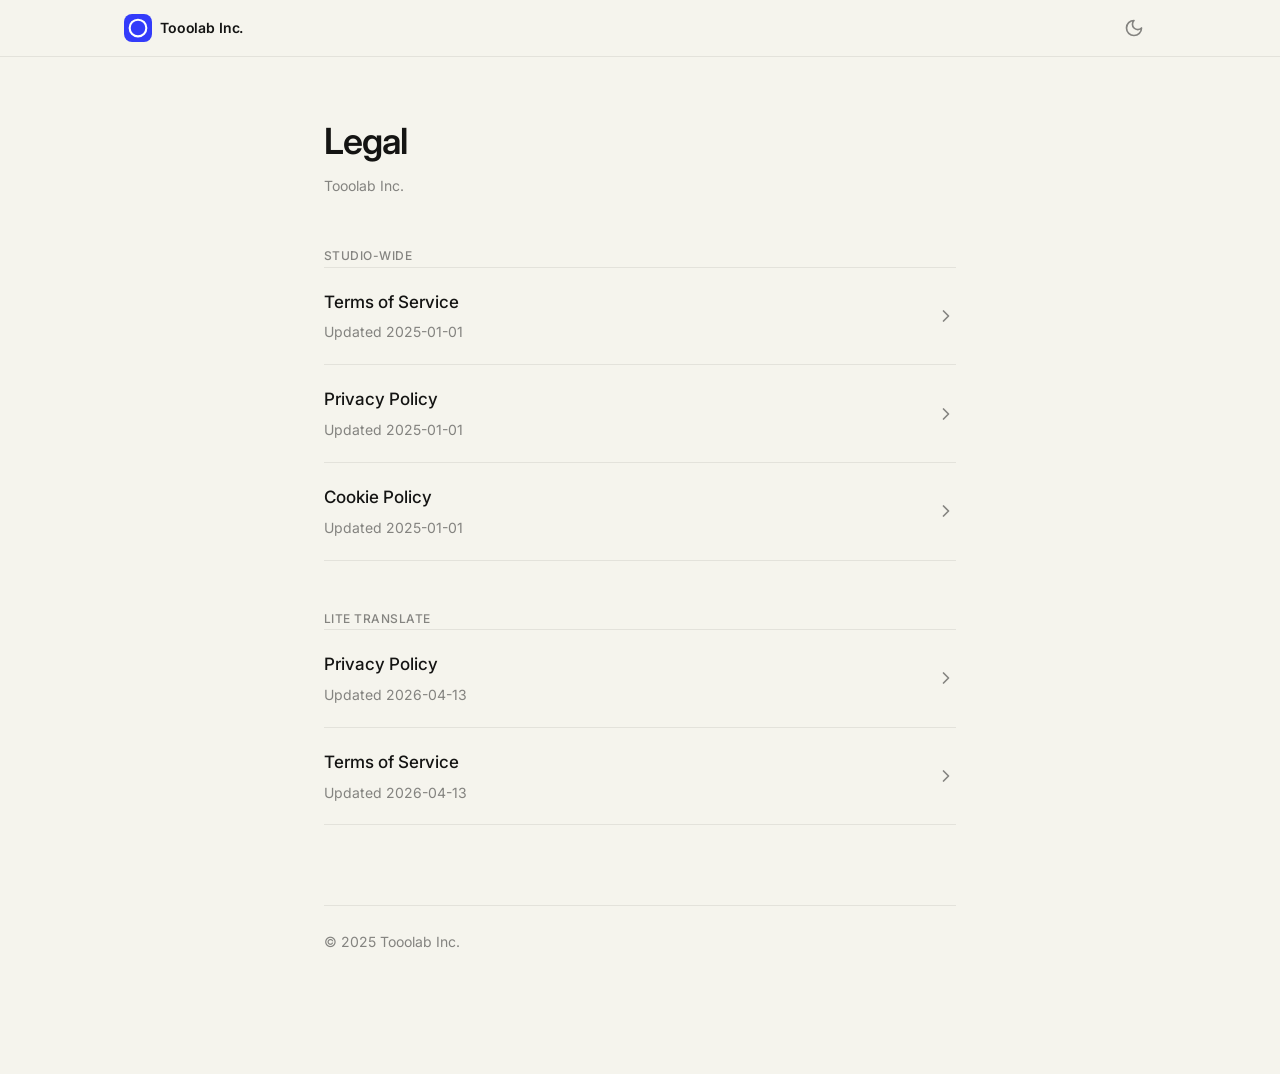
<file: index.html>
<!DOCTYPE html>
<html lang="en">
<head>
  <meta charset="UTF-8" />
  <meta name="viewport" content="width=device-width, initial-scale=1.0" />
  <meta name="description" content="Legal documents and policies for Tooolab Inc.." />
  <meta property="og:title" content="Legal — Tooolab Inc." />
  <meta property="og:description" content="Official documentation governing your use of our products and services." />
  <meta property="og:type" content="website" />
  <link rel="icon" type="image/svg+xml" href="./favicon.svg" />
  <link rel="canonical" href="https://tooolab.github.io/legal/" />
  <title>Legal — Tooolab Inc.</title>
  <link rel="preconnect" href="https://fonts.googleapis.com" />
  <link href="https://fonts.googleapis.com/css2?family=Inter:wght@400;500;600&display=swap" rel="stylesheet" />
  <link rel="stylesheet" href="./shared.css" />
  <style>
    .doc-list { list-style: none; padding: 0; margin: 0; }
    .doc-list li { padding: 0; }
    .doc-list li::before { display: none; }
    .doc-list a {
      display: flex;
      justify-content: space-between;
      align-items: center;
      padding: 20px 0;
      border-bottom: 1px solid var(--border);
      text-decoration: none;
    }
    .doc-list li:first-child a { border-top: 1px solid var(--border); }
    .doc-list a:hover .doc-name { color: var(--primary); }
    .doc-list a svg { color: var(--muted-foreground); width: 20px; height: 20px; flex-shrink: 0; }
    .doc-info { flex: 1; }
    .doc-name { font-size: 17px; font-weight: 500; color: var(--foreground); display: block; transition: color 150ms; }
    .doc-date { font-size: 14px; color: var(--muted-foreground); display: block; margin-top: 4px; }
    .group-title {
      font-size: 12px;
      font-weight: 500;
      letter-spacing: 0.04em;
      text-transform: uppercase;
      color: var(--muted-foreground);
      margin-top: 48px;
      margin-bottom: 0;
    }
  </style>
  <script>!function(){var t=localStorage.getItem('theme'),d=t==='dark'||(!t&&matchMedia('(prefers-color-scheme:dark)').matches);document.documentElement.classList.toggle('dark',d);document.documentElement.classList.toggle('light',!d&&!!t)}()</script>
</head>
<body>
  <noscript><div class="noscript-bar">Theme switching requires JavaScript.</div></noscript>
  <header class="site-header">
    <div class="site-header-inner">
      <div class="logo">
        <div class="logo-icon">
          <svg xmlns="http://www.w3.org/2000/svg" width="20" height="20" viewBox="0 0 24 24" fill="none" stroke="currentColor" stroke-width="2.5" stroke-linecap="round" stroke-linejoin="round"><circle cx="12" cy="12" r="10"/></svg>
        </div>
        <span class="logo-text">Tooolab Inc.</span>
      </div>
      <button class="icon-btn" data-theme-toggle aria-label="Toggle theme"></button>
    </div>
  </header>

  <main class="page">
    <div class="doc-header">
      <h1>Legal</h1>
      <div class="doc-meta"><span>Tooolab Inc.</span></div>
    </div>

    <h2 class="group-title">Studio-wide</h2>
    <ul class="doc-list">
      <li>
        <a href="./terms.html">
          <div class="doc-info"><span class="doc-name">Terms of Service</span><span class="doc-date">Updated 2025-01-01</span></div>
          <svg xmlns="http://www.w3.org/2000/svg" width="20" height="20" viewBox="0 0 24 24" fill="none" stroke="currentColor" stroke-width="2" stroke-linecap="round" stroke-linejoin="round"><path d="m9 18 6-6-6-6"/></svg>
        </a>
      </li>
      <li>
        <a href="./privacy.html">
          <div class="doc-info"><span class="doc-name">Privacy Policy</span><span class="doc-date">Updated 2025-01-01</span></div>
          <svg xmlns="http://www.w3.org/2000/svg" width="20" height="20" viewBox="0 0 24 24" fill="none" stroke="currentColor" stroke-width="2" stroke-linecap="round" stroke-linejoin="round"><path d="m9 18 6-6-6-6"/></svg>
        </a>
      </li>
      <li>
        <a href="./cookie.html">
          <div class="doc-info"><span class="doc-name">Cookie Policy</span><span class="doc-date">Updated 2025-01-01</span></div>
          <svg xmlns="http://www.w3.org/2000/svg" width="20" height="20" viewBox="0 0 24 24" fill="none" stroke="currentColor" stroke-width="2" stroke-linecap="round" stroke-linejoin="round"><path d="m9 18 6-6-6-6"/></svg>
        </a>
      </li>
    </ul>

    <h2 class="group-title">Lite Translate</h2>
    <ul class="doc-list">
      <li>
        <a href="./lite-translate/privacy.html">
          <div class="doc-info"><span class="doc-name">Privacy Policy</span><span class="doc-date">Updated 2026-04-13</span></div>
          <svg xmlns="http://www.w3.org/2000/svg" width="20" height="20" viewBox="0 0 24 24" fill="none" stroke="currentColor" stroke-width="2" stroke-linecap="round" stroke-linejoin="round"><path d="m9 18 6-6-6-6"/></svg>
        </a>
      </li>
      <li>
        <a href="./lite-translate/terms.html">
          <div class="doc-info"><span class="doc-name">Terms of Service</span><span class="doc-date">Updated 2026-04-13</span></div>
          <svg xmlns="http://www.w3.org/2000/svg" width="20" height="20" viewBox="0 0 24 24" fill="none" stroke="currentColor" stroke-width="2" stroke-linecap="round" stroke-linejoin="round"><path d="m9 18 6-6-6-6"/></svg>
        </a>
      </li>
    </ul>

    <footer>
      <p>&copy; 2025 Tooolab Inc.</p>
    </footer>
  </main>
  <script src="./app.js"></script>
</body>
</html>
</file>
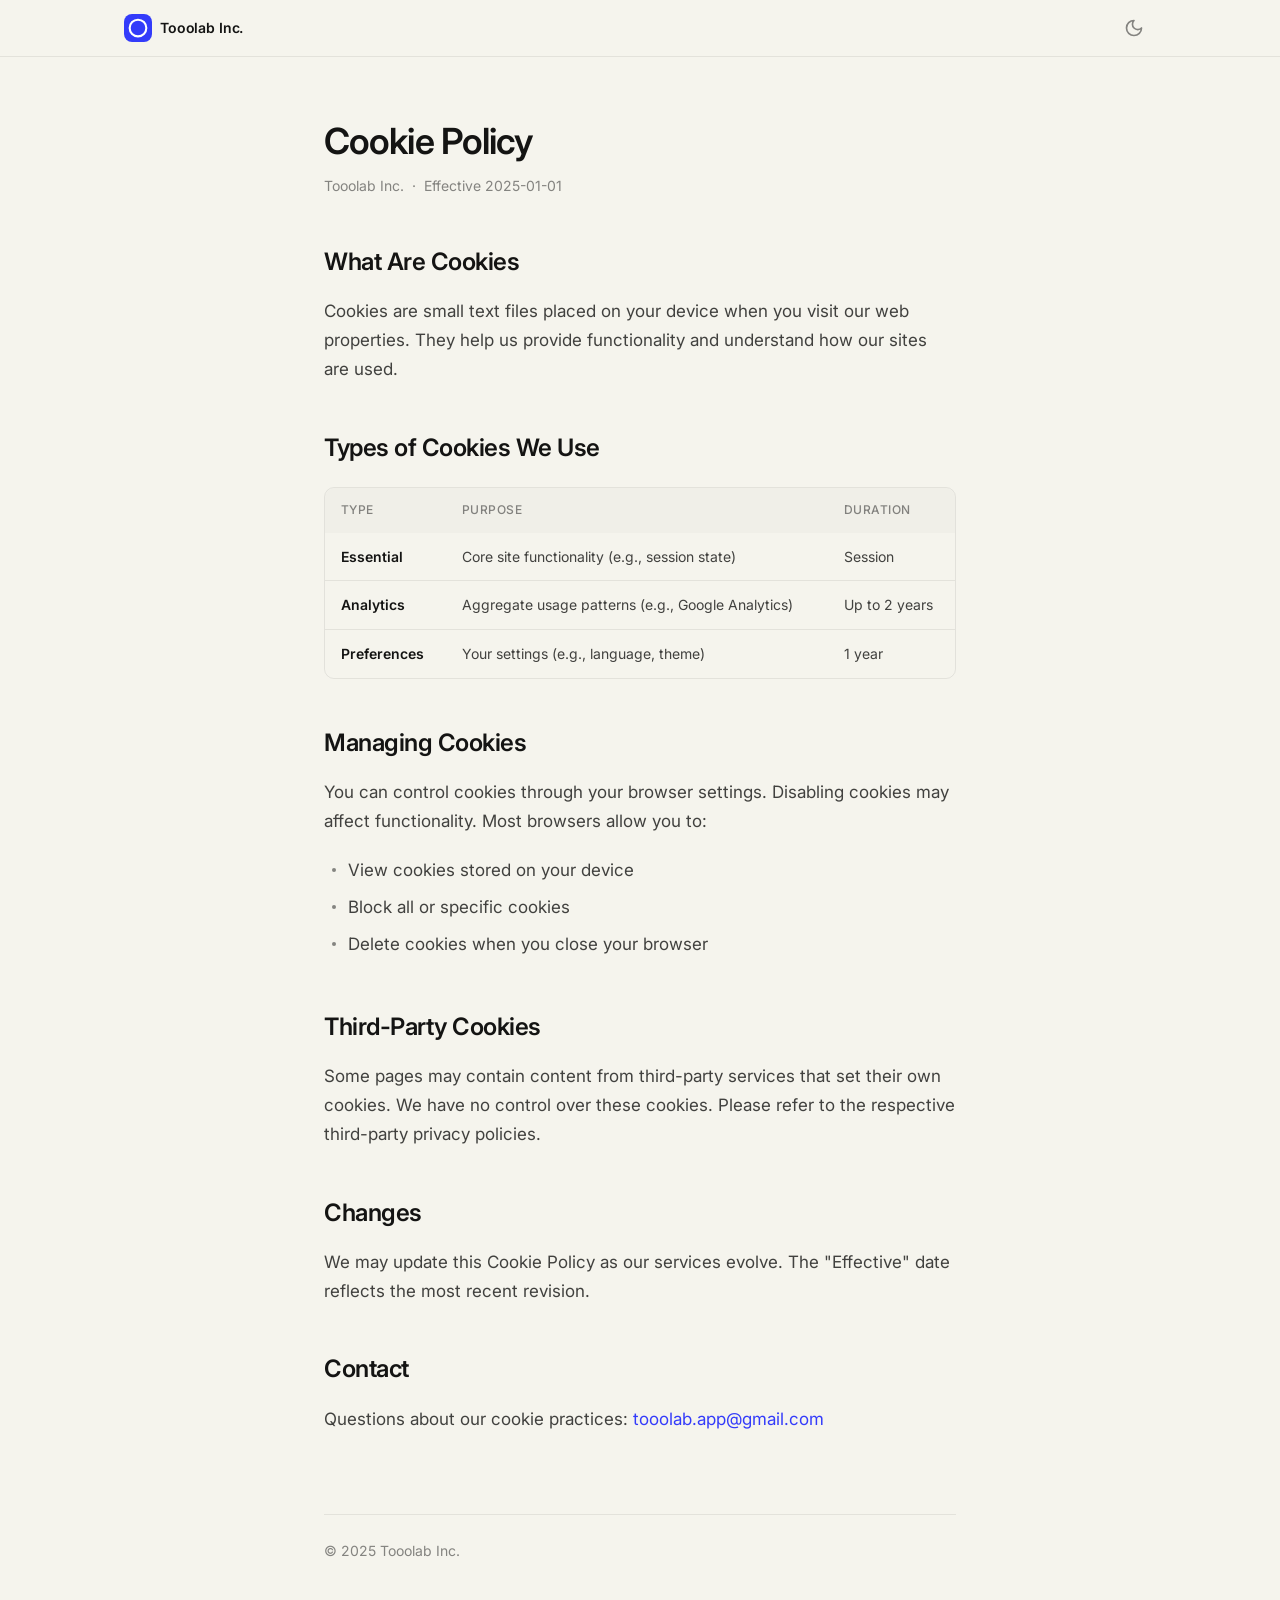
<file: cookie.html>
<!DOCTYPE html>
<html lang="en">
<head>
  <meta charset="UTF-8" />
  <meta name="viewport" content="width=device-width, initial-scale=1.0" />
  <meta name="description" content="Cookie Policy for Tooolab Inc. web properties." />
  <meta property="og:title" content="Cookie Policy — Tooolab Inc." />
  <meta property="og:description" content="How we use cookies and similar tracking technologies." />
  <meta property="og:type" content="website" />
  <link rel="icon" type="image/svg+xml" href="./favicon.svg" />
  <link rel="canonical" href="https://tooolab.github.io/legal/cookie.html" />
  <title>Cookie Policy — Tooolab Inc.</title>
  <link rel="preconnect" href="https://fonts.googleapis.com" />
  <link href="https://fonts.googleapis.com/css2?family=Inter:wght@400;500;600&display=swap" rel="stylesheet" />
  <link rel="stylesheet" href="./shared.css" />
  <script>!function(){var t=localStorage.getItem('theme'),d=t==='dark'||(!t&&matchMedia('(prefers-color-scheme:dark)').matches);document.documentElement.classList.toggle('dark',d);document.documentElement.classList.toggle('light',!d&&!!t)}()</script>
</head>
<body>
  <noscript><div class="noscript-bar">Theme switching requires JavaScript.</div></noscript>
  <header class="site-header">
    <div class="site-header-inner">
      <a class="logo" href="./"><div class="logo-icon"><svg xmlns="http://www.w3.org/2000/svg" width="20" height="20" viewBox="0 0 24 24" fill="none" stroke="currentColor" stroke-width="2.5" stroke-linecap="round" stroke-linejoin="round"><circle cx="12" cy="12" r="10"/></svg></div><span class="logo-text">Tooolab Inc.</span></a>
      <button class="icon-btn" data-theme-toggle aria-label="Toggle theme"></button>
    </div>
  </header>

  <main class="page">
    <div class="doc-header">
      <h1>Cookie Policy</h1>
      <div class="doc-meta"><span>Tooolab Inc.</span><span>Effective 2025-01-01</span></div>
    </div>

    <div class="section">
      <h2>What Are Cookies</h2>
      <p>Cookies are small text files placed on your device when you visit our web properties. They help us provide functionality and understand how our sites are used.</p>
    </div>

    <div class="section">
      <h2>Types of Cookies We Use</h2>
      <table>
        <thead><tr><th>Type</th><th>Purpose</th><th>Duration</th></tr></thead>
        <tbody>
          <tr><td><strong>Essential</strong></td><td>Core site functionality (e.g., session state)</td><td>Session</td></tr>
          <tr><td><strong>Analytics</strong></td><td>Aggregate usage patterns (e.g., Google Analytics)</td><td>Up to 2 years</td></tr>
          <tr><td><strong>Preferences</strong></td><td>Your settings (e.g., language, theme)</td><td>1 year</td></tr>
        </tbody>
      </table>
    </div>

    <div class="section">
      <h2>Managing Cookies</h2>
      <p>You can control cookies through your browser settings. Disabling cookies may affect functionality. Most browsers allow you to:</p>
      <ul>
        <li>View cookies stored on your device</li>
        <li>Block all or specific cookies</li>
        <li>Delete cookies when you close your browser</li>
      </ul>
    </div>

    <div class="section">
      <h2>Third-Party Cookies</h2>
      <p>Some pages may contain content from third-party services that set their own cookies. We have no control over these cookies. Please refer to the respective third-party privacy policies.</p>
    </div>

    <div class="section">
      <h2>Changes</h2>
      <p>We may update this Cookie Policy as our services evolve. The "Effective" date reflects the most recent revision.</p>
    </div>

    <div class="section">
      <h2>Contact</h2>
      <p>Questions about our cookie practices: <a href="mailto:tooolab.app@gmail.com">tooolab.app@gmail.com</a></p>
    </div>

    <footer><p>&copy; 2025 Tooolab Inc.</p></footer>
  </main>
  <script src="./app.js"></script>
</body>
</html>
</file>
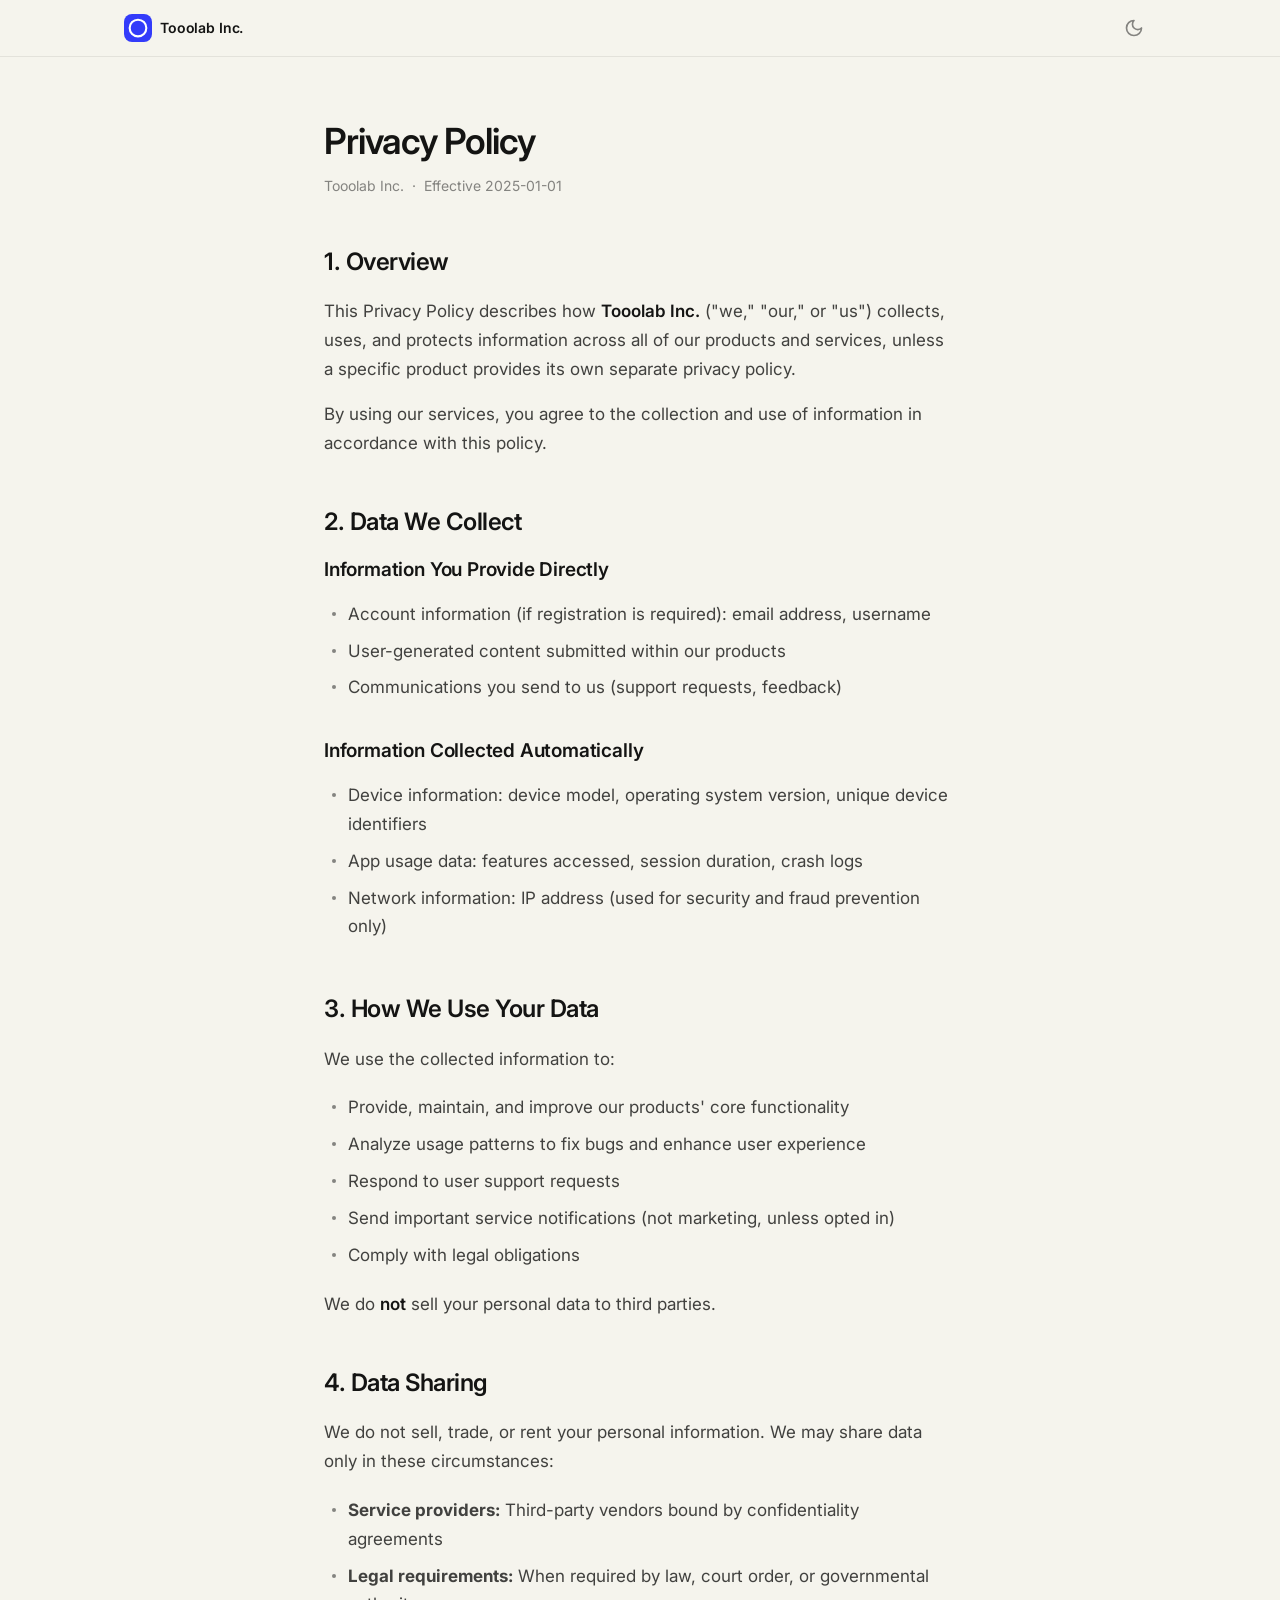
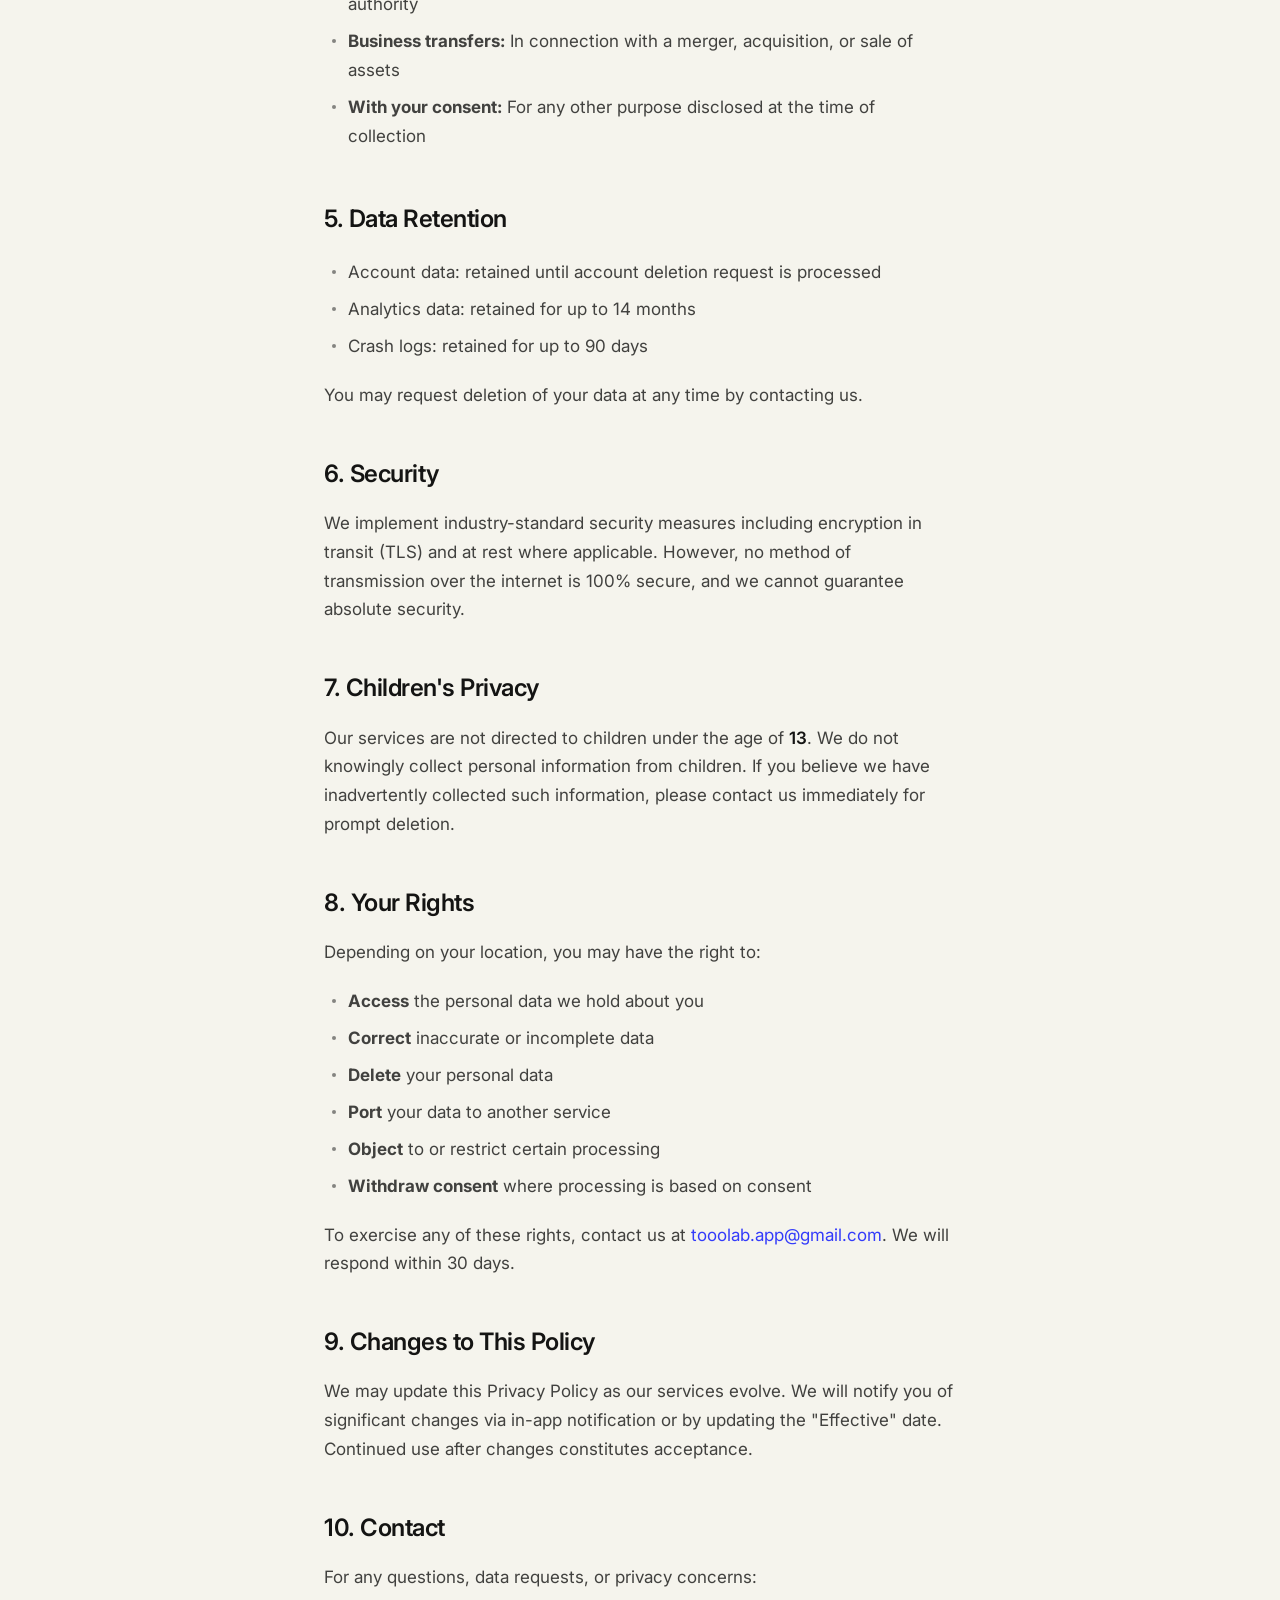
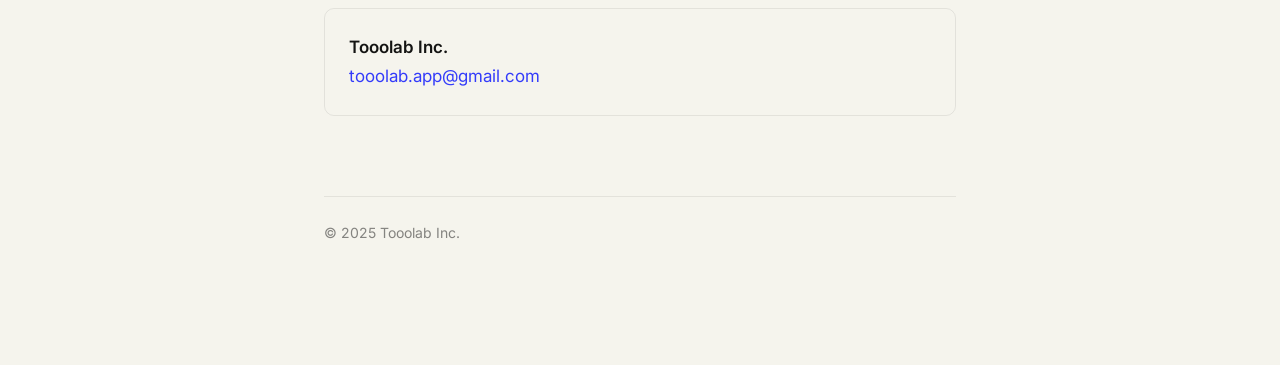
<file: privacy.html>
<!DOCTYPE html>
<html lang="en">
<head>
  <meta charset="UTF-8" />
  <meta name="viewport" content="width=device-width, initial-scale=1.0" />
  <meta name="description" content="Privacy Policy for Tooolab Inc. products and services." />
  <meta property="og:title" content="Privacy Policy — Tooolab Inc." />
  <meta property="og:description" content="How Tooolab Inc. collects, uses, and protects your information." />
  <meta property="og:type" content="website" />
  <link rel="icon" type="image/svg+xml" href="./favicon.svg" />
  <link rel="canonical" href="https://tooolab.github.io/legal/privacy.html" />
  <title>Privacy Policy — Tooolab Inc.</title>
  <link rel="preconnect" href="https://fonts.googleapis.com" />
  <link href="https://fonts.googleapis.com/css2?family=Inter:wght@400;500;600&display=swap" rel="stylesheet" />
  <link rel="stylesheet" href="./shared.css" />
  <script>!function(){var t=localStorage.getItem('theme'),d=t==='dark'||(!t&&matchMedia('(prefers-color-scheme:dark)').matches);document.documentElement.classList.toggle('dark',d);document.documentElement.classList.toggle('light',!d&&!!t)}()</script>
</head>
<body>
  <noscript><div class="noscript-bar">Theme switching requires JavaScript.</div></noscript>
  <header class="site-header">
    <div class="site-header-inner">
      <a class="logo" href="./"><div class="logo-icon"><svg xmlns="http://www.w3.org/2000/svg" width="20" height="20" viewBox="0 0 24 24" fill="none" stroke="currentColor" stroke-width="2.5" stroke-linecap="round" stroke-linejoin="round"><circle cx="12" cy="12" r="10"/></svg></div><span class="logo-text">Tooolab Inc.</span></a>
      <button class="icon-btn" data-theme-toggle aria-label="Toggle theme"></button>
    </div>
  </header>

  <main class="page">
    <div class="doc-header">
      <h1>Privacy Policy</h1>
      <div class="doc-meta"><span>Tooolab Inc.</span><span>Effective 2025-01-01</span></div>
    </div>

    <div class="section" id="overview">
      <h2>1. Overview</h2>
      <p>This Privacy Policy describes how <strong>Tooolab Inc.</strong> ("we," "our," or "us") collects, uses, and protects information across all of our products and services, unless a specific product provides its own separate privacy policy.</p>
      <p>By using our services, you agree to the collection and use of information in accordance with this policy.</p>
    </div>

    <div class="section" id="data-collected">
      <h2>2. Data We Collect</h2>
      <h3>Information You Provide Directly</h3>
      <ul>
        <li>Account information (if registration is required): email address, username</li>
        <li>User-generated content submitted within our products</li>
        <li>Communications you send to us (support requests, feedback)</li>
      </ul>
      <h3>Information Collected Automatically</h3>
      <ul>
        <li>Device information: device model, operating system version, unique device identifiers</li>
        <li>App usage data: features accessed, session duration, crash logs</li>
        <li>Network information: IP address (used for security and fraud prevention only)</li>
      </ul>
    </div>

    <div class="section" id="how-we-use">
      <h2>3. How We Use Your Data</h2>
      <p>We use the collected information to:</p>
      <ul>
        <li>Provide, maintain, and improve our products' core functionality</li>
        <li>Analyze usage patterns to fix bugs and enhance user experience</li>
        <li>Respond to user support requests</li>
        <li>Send important service notifications (not marketing, unless opted in)</li>
        <li>Comply with legal obligations</li>
      </ul>
      <p>We do <strong>not</strong> sell your personal data to third parties.</p>
    </div>

    <div class="section" id="sharing">
      <h2>4. Data Sharing</h2>
      <p>We do not sell, trade, or rent your personal information. We may share data only in these circumstances:</p>
      <ul>
        <li><strong>Service providers:</strong> Third-party vendors bound by confidentiality agreements</li>
        <li><strong>Legal requirements:</strong> When required by law, court order, or governmental authority</li>
        <li><strong>Business transfers:</strong> In connection with a merger, acquisition, or sale of assets</li>
        <li><strong>With your consent:</strong> For any other purpose disclosed at the time of collection</li>
      </ul>
    </div>

    <div class="section" id="retention">
      <h2>5. Data Retention</h2>
      <ul>
        <li>Account data: retained until account deletion request is processed</li>
        <li>Analytics data: retained for up to 14 months</li>
        <li>Crash logs: retained for up to 90 days</li>
      </ul>
      <p>You may request deletion of your data at any time by contacting us.</p>
    </div>

    <div class="section" id="security">
      <h2>6. Security</h2>
      <p>We implement industry-standard security measures including encryption in transit (TLS) and at rest where applicable. However, no method of transmission over the internet is 100% secure, and we cannot guarantee absolute security.</p>
    </div>

    <div class="section" id="children">
      <h2>7. Children's Privacy</h2>
      <p>Our services are not directed to children under the age of <strong>13</strong>. We do not knowingly collect personal information from children. If you believe we have inadvertently collected such information, please contact us immediately for prompt deletion.</p>
    </div>

    <div class="section" id="rights">
      <h2>8. Your Rights</h2>
      <p>Depending on your location, you may have the right to:</p>
      <ul>
        <li><strong>Access</strong> the personal data we hold about you</li>
        <li><strong>Correct</strong> inaccurate or incomplete data</li>
        <li><strong>Delete</strong> your personal data</li>
        <li><strong>Port</strong> your data to another service</li>
        <li><strong>Object</strong> to or restrict certain processing</li>
        <li><strong>Withdraw consent</strong> where processing is based on consent</li>
      </ul>
      <p>To exercise any of these rights, contact us at <a href="mailto:tooolab.app@gmail.com">tooolab.app@gmail.com</a>. We will respond within 30 days.</p>
    </div>

    <div class="section" id="changes">
      <h2>9. Changes to This Policy</h2>
      <p>We may update this Privacy Policy as our services evolve. We will notify you of significant changes via in-app notification or by updating the "Effective" date. Continued use after changes constitutes acceptance.</p>
    </div>

    <div class="section" id="contact">
      <h2>10. Contact</h2>
      <p>For any questions, data requests, or privacy concerns:</p>
      <div class="contact-box">
        <p><strong>Tooolab Inc.</strong><br /><a href="mailto:tooolab.app@gmail.com">tooolab.app@gmail.com</a></p>
      </div>
    </div>

    <footer><p>&copy; 2025 Tooolab Inc.</p></footer>
  </main>
  <script src="./app.js"></script>
</body>
</html>
</file>
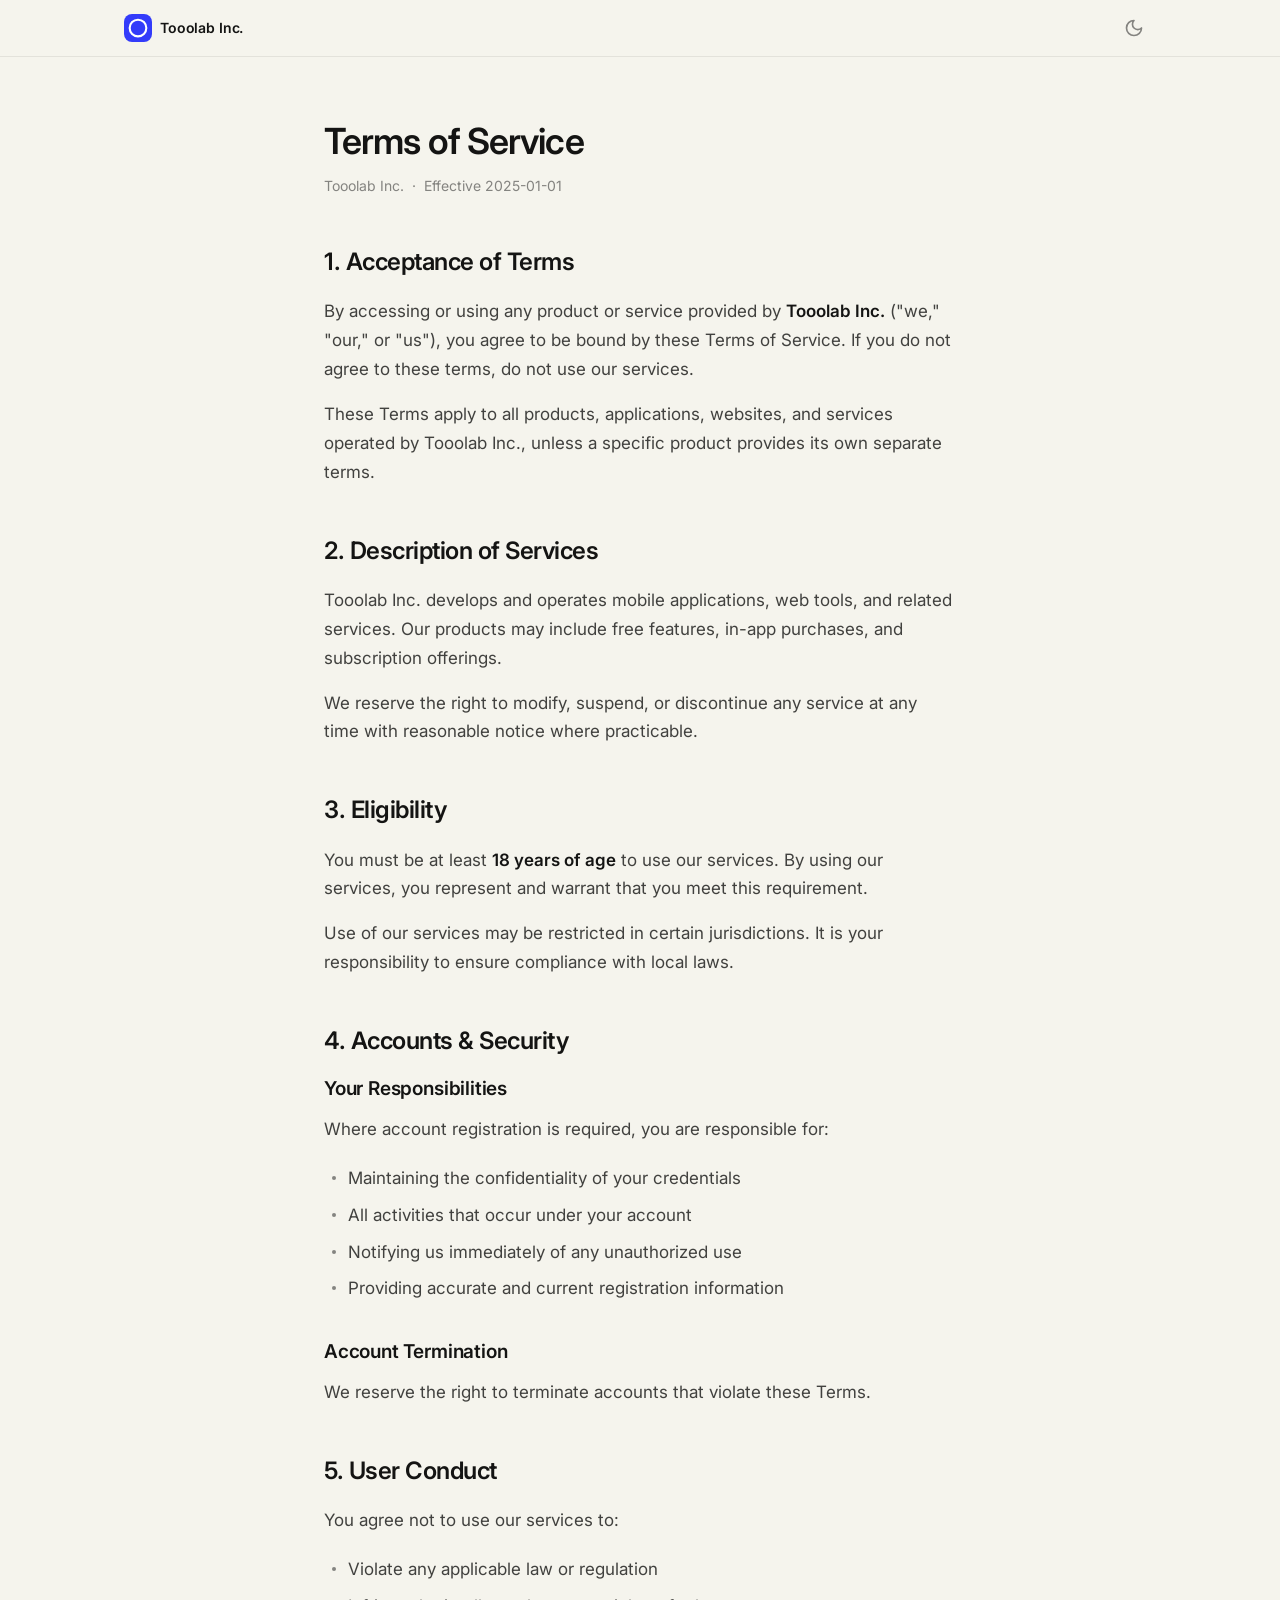
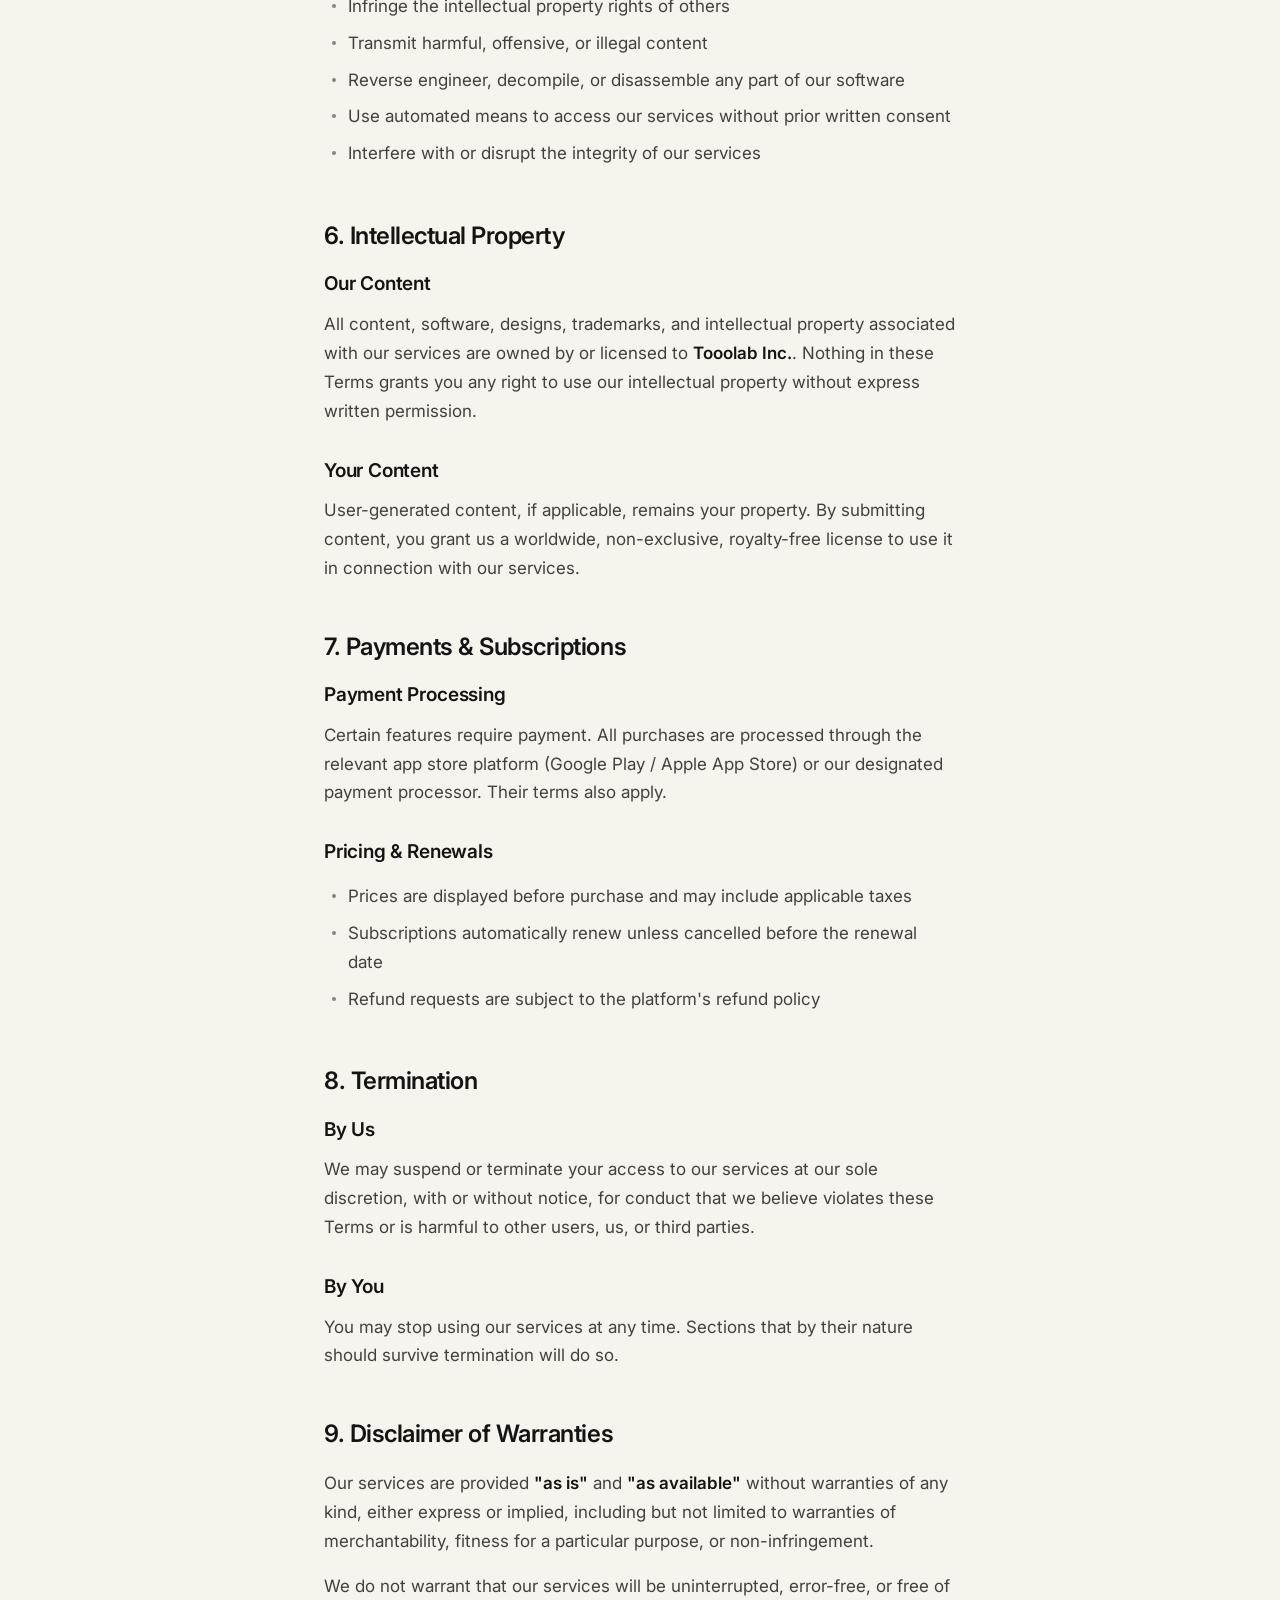
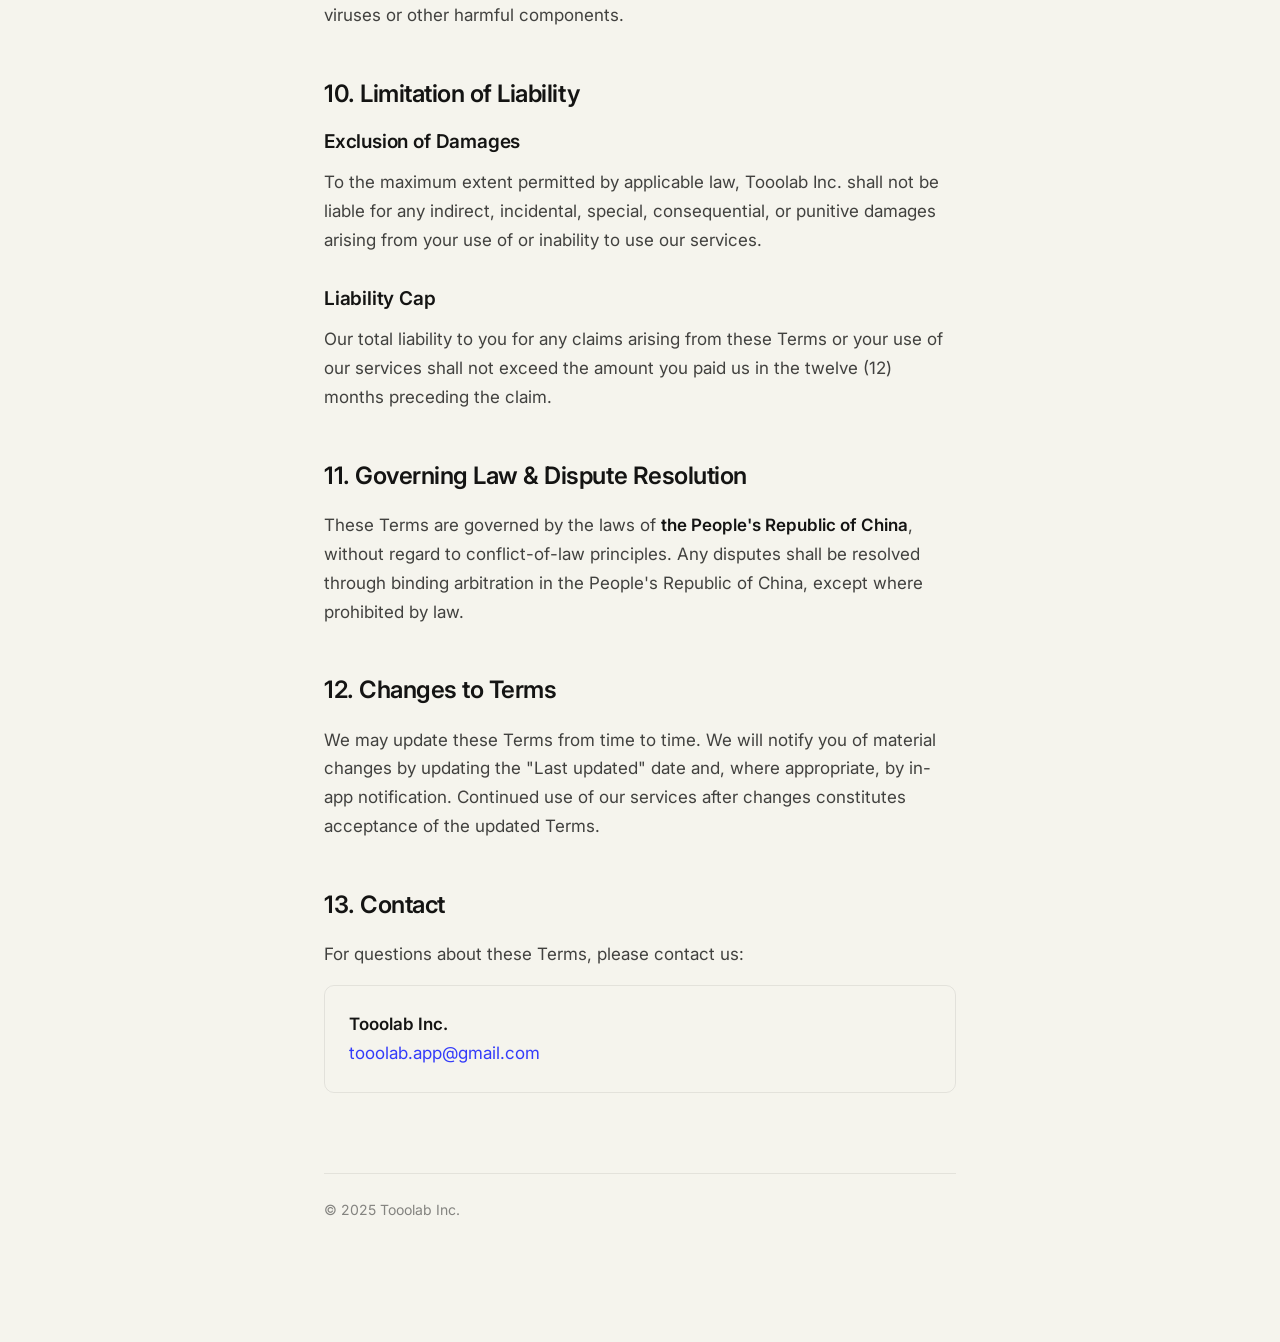
<file: terms.html>
<!DOCTYPE html>
<html lang="en">
<head>
  <meta charset="UTF-8" />
  <meta name="viewport" content="width=device-width, initial-scale=1.0" />
  <meta name="description" content="Terms of Service for Tooolab Inc. products and services." />
  <meta property="og:title" content="Terms of Service — Tooolab Inc." />
  <meta property="og:description" content="Rules and conditions governing the use of all products and services." />
  <meta property="og:type" content="website" />
  <link rel="icon" type="image/svg+xml" href="./favicon.svg" />
  <link rel="canonical" href="https://tooolab.github.io/legal/terms.html" />
  <title>Terms of Service — Tooolab Inc.</title>
  <link rel="preconnect" href="https://fonts.googleapis.com" />
  <link href="https://fonts.googleapis.com/css2?family=Inter:wght@400;500;600&display=swap" rel="stylesheet" />
  <link rel="stylesheet" href="./shared.css" />
  <script>!function(){var t=localStorage.getItem('theme'),d=t==='dark'||(!t&&matchMedia('(prefers-color-scheme:dark)').matches);document.documentElement.classList.toggle('dark',d);document.documentElement.classList.toggle('light',!d&&!!t)}()</script>
</head>
<body>
  <noscript><div class="noscript-bar">Theme switching requires JavaScript.</div></noscript>
  <header class="site-header">
    <div class="site-header-inner">
      <a class="logo" href="./"><div class="logo-icon"><svg xmlns="http://www.w3.org/2000/svg" width="20" height="20" viewBox="0 0 24 24" fill="none" stroke="currentColor" stroke-width="2.5" stroke-linecap="round" stroke-linejoin="round"><circle cx="12" cy="12" r="10"/></svg></div><span class="logo-text">Tooolab Inc.</span></a>
      <button class="icon-btn" data-theme-toggle aria-label="Toggle theme"></button>
    </div>
  </header>

  <main class="page">
    <div class="doc-header">
      <h1>Terms of Service</h1>
      <div class="doc-meta"><span>Tooolab Inc.</span><span>Effective 2025-01-01</span></div>
    </div>

    <div class="section" id="acceptance">
      <h2>1. Acceptance of Terms</h2>
      <p>By accessing or using any product or service provided by <strong>Tooolab Inc.</strong> ("we," "our," or "us"), you agree to be bound by these Terms of Service. If you do not agree to these terms, do not use our services.</p>
      <p>These Terms apply to all products, applications, websites, and services operated by Tooolab Inc., unless a specific product provides its own separate terms.</p>
    </div>

    <div class="section" id="services">
      <h2>2. Description of Services</h2>
      <p>Tooolab Inc. develops and operates mobile applications, web tools, and related services. Our products may include free features, in-app purchases, and subscription offerings.</p>
      <p>We reserve the right to modify, suspend, or discontinue any service at any time with reasonable notice where practicable.</p>
    </div>

    <div class="section" id="eligibility">
      <h2>3. Eligibility</h2>
      <p>You must be at least <strong>18 years of age</strong> to use our services. By using our services, you represent and warrant that you meet this requirement.</p>
      <p>Use of our services may be restricted in certain jurisdictions. It is your responsibility to ensure compliance with local laws.</p>
    </div>

    <div class="section" id="accounts">
      <h2>4. Accounts &amp; Security</h2>
      <h3>Your Responsibilities</h3>
      <p>Where account registration is required, you are responsible for:</p>
      <ul>
        <li>Maintaining the confidentiality of your credentials</li>
        <li>All activities that occur under your account</li>
        <li>Notifying us immediately of any unauthorized use</li>
        <li>Providing accurate and current registration information</li>
      </ul>
      <h3>Account Termination</h3>
      <p>We reserve the right to terminate accounts that violate these Terms.</p>
    </div>

    <div class="section" id="conduct">
      <h2>5. User Conduct</h2>
      <p>You agree not to use our services to:</p>
      <ul>
        <li>Violate any applicable law or regulation</li>
        <li>Infringe the intellectual property rights of others</li>
        <li>Transmit harmful, offensive, or illegal content</li>
        <li>Reverse engineer, decompile, or disassemble any part of our software</li>
        <li>Use automated means to access our services without prior written consent</li>
        <li>Interfere with or disrupt the integrity of our services</li>
      </ul>
    </div>

    <div class="section" id="ip">
      <h2>6. Intellectual Property</h2>
      <h3>Our Content</h3>
      <p>All content, software, designs, trademarks, and intellectual property associated with our services are owned by or licensed to <strong>Tooolab Inc.</strong>. Nothing in these Terms grants you any right to use our intellectual property without express written permission.</p>
      <h3>Your Content</h3>
      <p>User-generated content, if applicable, remains your property. By submitting content, you grant us a worldwide, non-exclusive, royalty-free license to use it in connection with our services.</p>
    </div>

    <div class="section" id="payments">
      <h2>7. Payments &amp; Subscriptions</h2>
      <h3>Payment Processing</h3>
      <p>Certain features require payment. All purchases are processed through the relevant app store platform (Google Play / Apple App Store) or our designated payment processor. Their terms also apply.</p>
      <h3>Pricing &amp; Renewals</h3>
      <ul>
        <li>Prices are displayed before purchase and may include applicable taxes</li>
        <li>Subscriptions automatically renew unless cancelled before the renewal date</li>
        <li>Refund requests are subject to the platform's refund policy</li>
      </ul>
    </div>

    <div class="section" id="termination">
      <h2>8. Termination</h2>
      <h3>By Us</h3>
      <p>We may suspend or terminate your access to our services at our sole discretion, with or without notice, for conduct that we believe violates these Terms or is harmful to other users, us, or third parties.</p>
      <h3>By You</h3>
      <p>You may stop using our services at any time. Sections that by their nature should survive termination will do so.</p>
    </div>

    <div class="section" id="disclaimer">
      <h2>9. Disclaimer of Warranties</h2>
      <p>Our services are provided <strong>"as is"</strong> and <strong>"as available"</strong> without warranties of any kind, either express or implied, including but not limited to warranties of merchantability, fitness for a particular purpose, or non-infringement.</p>
      <p>We do not warrant that our services will be uninterrupted, error-free, or free of viruses or other harmful components.</p>
    </div>

    <div class="section" id="liability">
      <h2>10. Limitation of Liability</h2>
      <h3>Exclusion of Damages</h3>
      <p>To the maximum extent permitted by applicable law, Tooolab Inc. shall not be liable for any indirect, incidental, special, consequential, or punitive damages arising from your use of or inability to use our services.</p>
      <h3>Liability Cap</h3>
      <p>Our total liability to you for any claims arising from these Terms or your use of our services shall not exceed the amount you paid us in the twelve (12) months preceding the claim.</p>
    </div>

    <div class="section" id="governing">
      <h2>11. Governing Law &amp; Dispute Resolution</h2>
      <p>These Terms are governed by the laws of <strong>the People's Republic of China</strong>, without regard to conflict-of-law principles. Any disputes shall be resolved through binding arbitration in the People's Republic of China, except where prohibited by law.</p>
    </div>

    <div class="section" id="changes">
      <h2>12. Changes to Terms</h2>
      <p>We may update these Terms from time to time. We will notify you of material changes by updating the "Last updated" date and, where appropriate, by in-app notification. Continued use of our services after changes constitutes acceptance of the updated Terms.</p>
    </div>

    <div class="section" id="contact">
      <h2>13. Contact</h2>
      <p>For questions about these Terms, please contact us:</p>
      <div class="contact-box">
        <p><strong>Tooolab Inc.</strong><br /><a href="mailto:tooolab.app@gmail.com">tooolab.app@gmail.com</a></p>
      </div>
    </div>

    <footer><p>&copy; 2025 Tooolab Inc.</p></footer>
  </main>
  <script src="./app.js"></script>
</body>
</html>
</file>
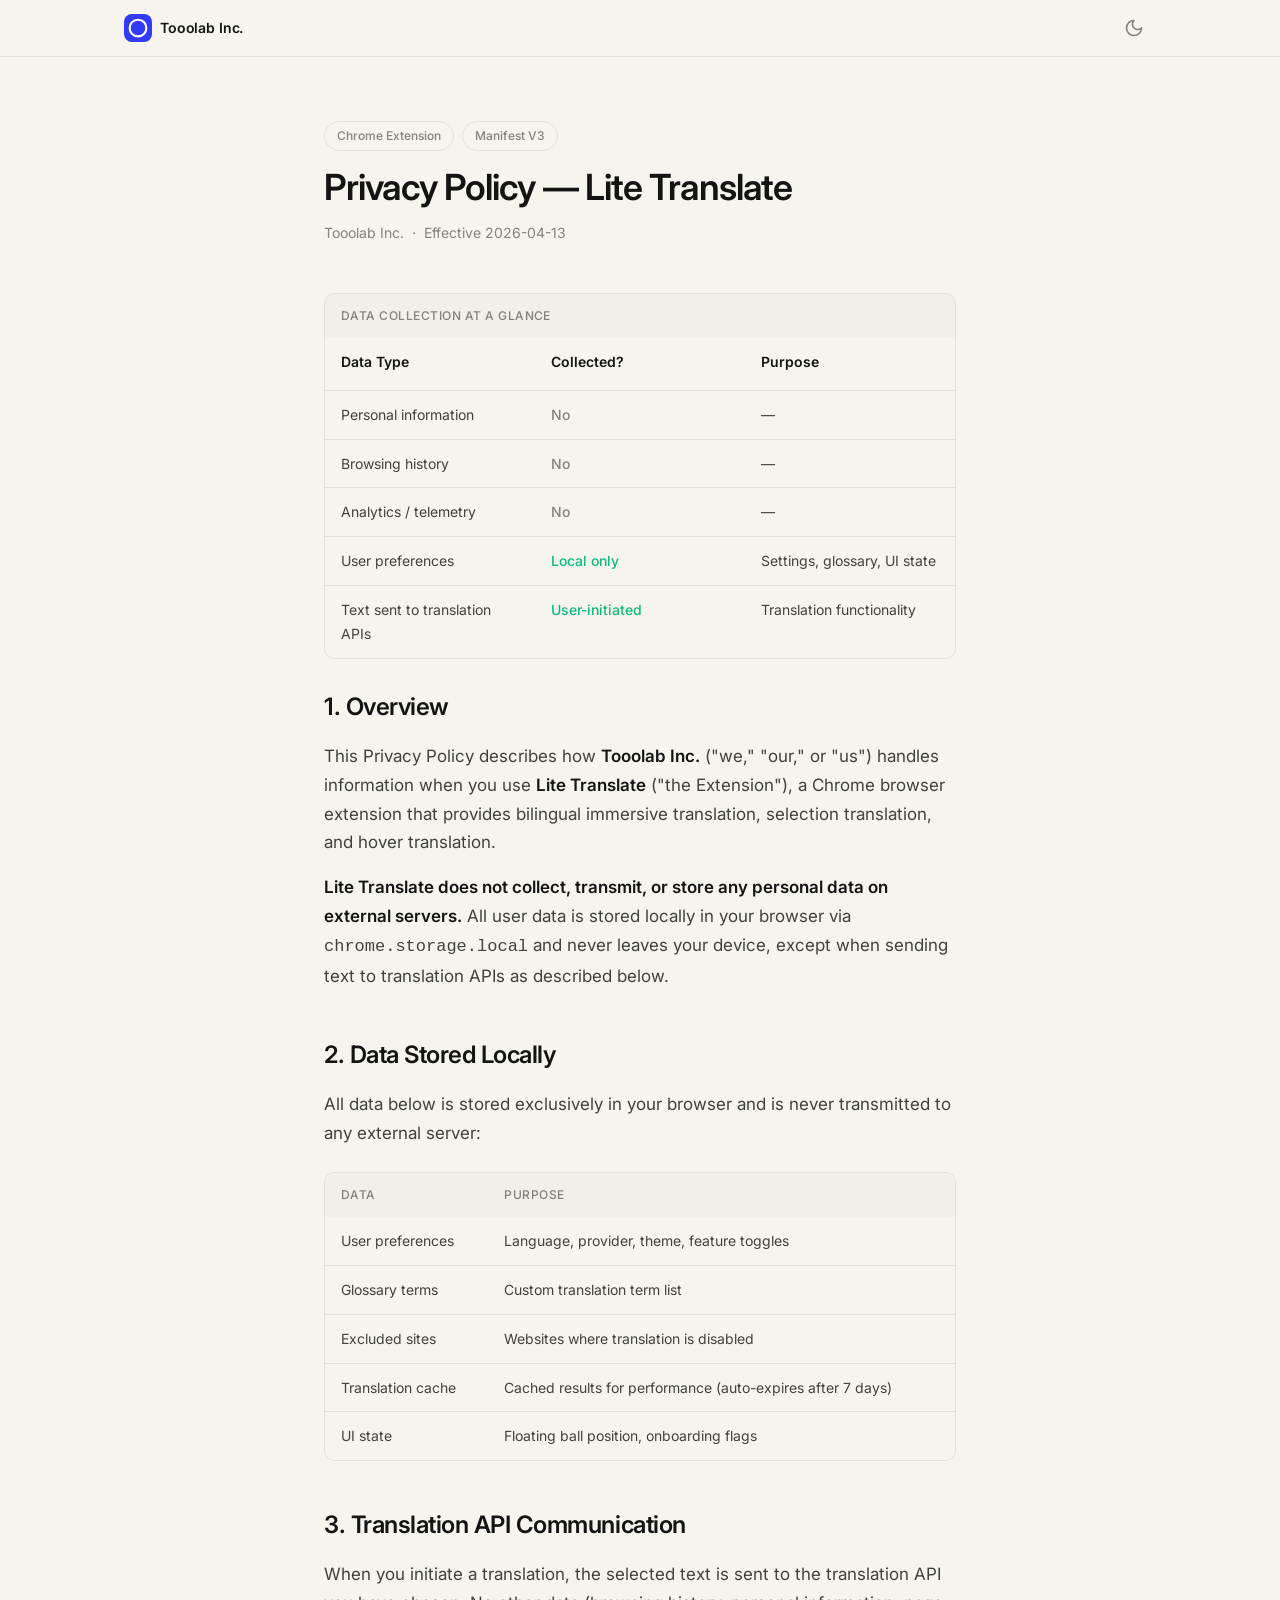
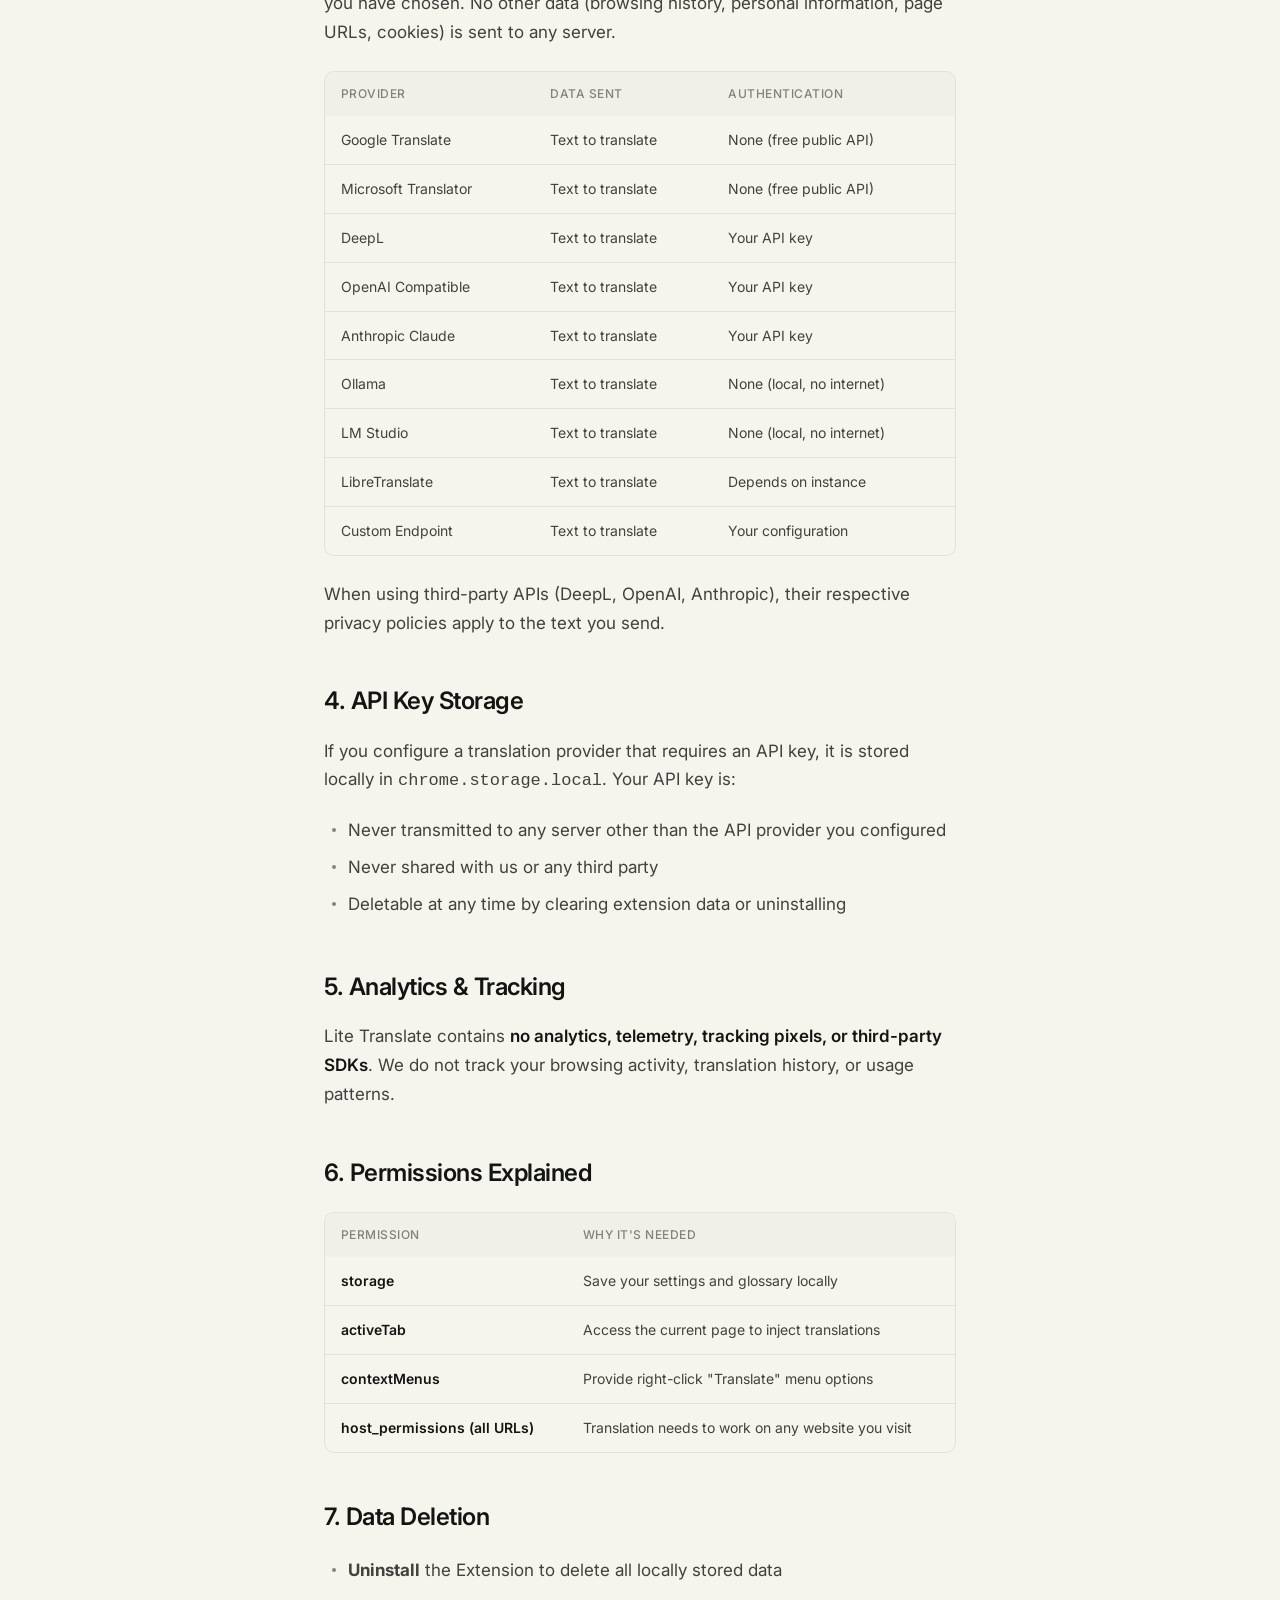
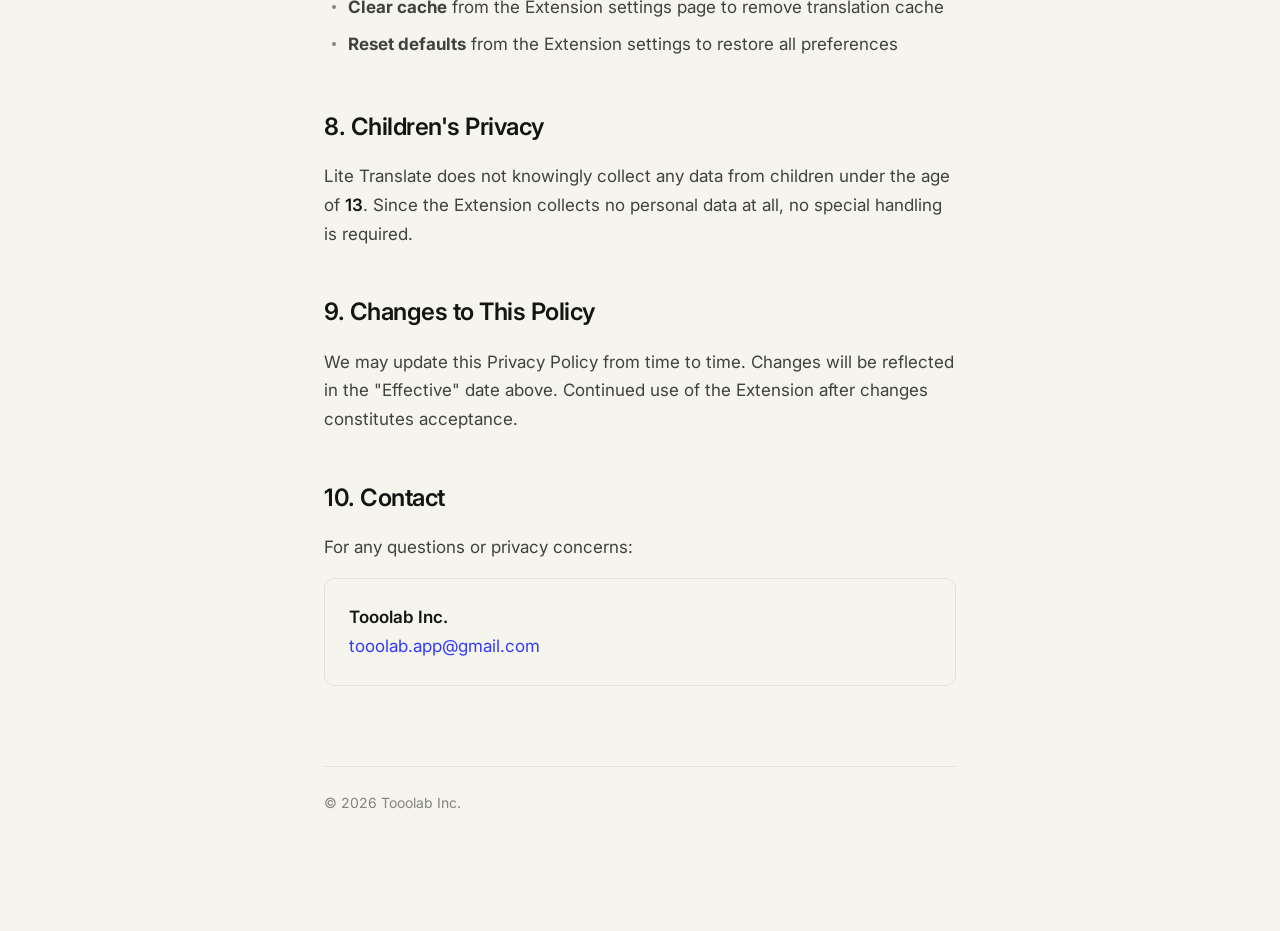
<file: lite-translate/privacy.html>
<!DOCTYPE html>
<html lang="en">
<head>
  <meta charset="UTF-8" />
  <meta name="viewport" content="width=device-width, initial-scale=1.0" />
  <meta name="description" content="Privacy Policy for Lite Translate by Tooolab Inc.." />
  <meta property="og:title" content="Privacy Policy — Lite Translate" />
  <meta property="og:description" content="Data collection, usage, and protection practices for Lite Translate." />
  <meta property="og:type" content="website" />
  <link rel="icon" type="image/svg+xml" href="../favicon.svg" />
  <link rel="canonical" href="https://tooolab.github.io/legal/lite-translate/privacy.html" />
  <title>Privacy Policy — Lite Translate</title>
  <link rel="preconnect" href="https://fonts.googleapis.com" />
  <link href="https://fonts.googleapis.com/css2?family=Inter:wght@400;500;600&display=swap" rel="stylesheet" />
  <link rel="stylesheet" href="../shared.css" />
  <script>!function(){var t=localStorage.getItem('theme'),d=t==='dark'||(!t&&matchMedia('(prefers-color-scheme:dark)').matches);document.documentElement.classList.toggle('dark',d);document.documentElement.classList.toggle('light',!d&&!!t)}()</script>
</head>
<body>
  <noscript><div class="noscript-bar">Theme switching requires JavaScript.</div></noscript>
  <header class="site-header">
    <div class="site-header-inner">
      <a class="logo" href="../"><div class="logo-icon"><svg xmlns="http://www.w3.org/2000/svg" width="20" height="20" viewBox="0 0 24 24" fill="none" stroke="currentColor" stroke-width="2.5" stroke-linecap="round" stroke-linejoin="round"><circle cx="12" cy="12" r="10"/></svg></div><span class="logo-text">Tooolab Inc.</span></a>
      <button class="icon-btn" data-theme-toggle aria-label="Toggle theme"></button>
    </div>
  </header>

  <main class="page">
    <div class="doc-header">
      <div class="tags">
        <span class="tag">Chrome Extension</span>
        <span class="tag">Manifest V3</span>
      </div>
      <h1>Privacy Policy &mdash; Lite Translate</h1>
      <div class="doc-meta"><span>Tooolab Inc.</span><span>Effective 2026-04-13</span></div>
    </div>

    <div class="data-summary">
      <div class="data-summary-header">Data Collection at a Glance</div>
      <div class="data-row">
        <div class="data-cell"><strong>Data Type</strong></div>
        <div class="data-cell"><strong>Collected?</strong></div>
        <div class="data-cell"><strong>Purpose</strong></div>
      </div>
      <div class="data-row">
        <div class="data-cell" data-label="Data Type">Personal information</div>
        <div class="data-cell" data-label="Collected?"><span class="not-collected">No</span></div>
        <div class="data-cell" data-label="Purpose">&mdash;</div>
      </div>
      <div class="data-row">
        <div class="data-cell" data-label="Data Type">Browsing history</div>
        <div class="data-cell" data-label="Collected?"><span class="not-collected">No</span></div>
        <div class="data-cell" data-label="Purpose">&mdash;</div>
      </div>
      <div class="data-row">
        <div class="data-cell" data-label="Data Type">Analytics / telemetry</div>
        <div class="data-cell" data-label="Collected?"><span class="not-collected">No</span></div>
        <div class="data-cell" data-label="Purpose">&mdash;</div>
      </div>
      <div class="data-row">
        <div class="data-cell" data-label="Data Type">User preferences</div>
        <div class="data-cell" data-label="Collected?"><span class="collected">Local only</span></div>
        <div class="data-cell" data-label="Purpose">Settings, glossary, UI state</div>
      </div>
      <div class="data-row">
        <div class="data-cell" data-label="Data Type">Text sent to translation APIs</div>
        <div class="data-cell" data-label="Collected?"><span class="collected">User-initiated</span></div>
        <div class="data-cell" data-label="Purpose">Translation functionality</div>
      </div>
    </div>

    <div class="section" id="overview">
      <h2>1. Overview</h2>
      <p>This Privacy Policy describes how <strong>Tooolab Inc.</strong> ("we," "our," or "us") handles information when you use <strong>Lite Translate</strong> ("the Extension"), a Chrome browser extension that provides bilingual immersive translation, selection translation, and hover translation.</p>
      <p><strong>Lite Translate does not collect, transmit, or store any personal data on external servers.</strong> All user data is stored locally in your browser via <code>chrome.storage.local</code> and never leaves your device, except when sending text to translation APIs as described below.</p>
    </div>

    <div class="section" id="data-stored">
      <h2>2. Data Stored Locally</h2>
      <p>All data below is stored exclusively in your browser and is never transmitted to any external server:</p>
      <table>
        <thead><tr><th>Data</th><th>Purpose</th></tr></thead>
        <tbody>
          <tr><td>User preferences</td><td>Language, provider, theme, feature toggles</td></tr>
          <tr><td>Glossary terms</td><td>Custom translation term list</td></tr>
          <tr><td>Excluded sites</td><td>Websites where translation is disabled</td></tr>
          <tr><td>Translation cache</td><td>Cached results for performance (auto-expires after 7 days)</td></tr>
          <tr><td>UI state</td><td>Floating ball position, onboarding flags</td></tr>
        </tbody>
      </table>
    </div>

    <div class="section" id="api-communication">
      <h2>3. Translation API Communication</h2>
      <p>When you initiate a translation, the selected text is sent to the translation API you have chosen. No other data (browsing history, personal information, page URLs, cookies) is sent to any server.</p>
      <table>
        <thead><tr><th>Provider</th><th>Data sent</th><th>Authentication</th></tr></thead>
        <tbody>
          <tr><td>Google Translate</td><td>Text to translate</td><td>None (free public API)</td></tr>
          <tr><td>Microsoft Translator</td><td>Text to translate</td><td>None (free public API)</td></tr>
          <tr><td>DeepL</td><td>Text to translate</td><td>Your API key</td></tr>
          <tr><td>OpenAI Compatible</td><td>Text to translate</td><td>Your API key</td></tr>
          <tr><td>Anthropic Claude</td><td>Text to translate</td><td>Your API key</td></tr>
          <tr><td>Ollama</td><td>Text to translate</td><td>None (local, no internet)</td></tr>
          <tr><td>LM Studio</td><td>Text to translate</td><td>None (local, no internet)</td></tr>
          <tr><td>LibreTranslate</td><td>Text to translate</td><td>Depends on instance</td></tr>
          <tr><td>Custom Endpoint</td><td>Text to translate</td><td>Your configuration</td></tr>
        </tbody>
      </table>
      <p>When using third-party APIs (DeepL, OpenAI, Anthropic), their respective privacy policies apply to the text you send.</p>
    </div>

    <div class="section" id="api-keys">
      <h2>4. API Key Storage</h2>
      <p>If you configure a translation provider that requires an API key, it is stored locally in <code>chrome.storage.local</code>. Your API key is:</p>
      <ul>
        <li>Never transmitted to any server other than the API provider you configured</li>
        <li>Never shared with us or any third party</li>
        <li>Deletable at any time by clearing extension data or uninstalling</li>
      </ul>
    </div>

    <div class="section" id="analytics">
      <h2>5. Analytics &amp; Tracking</h2>
      <p>Lite Translate contains <strong>no analytics, telemetry, tracking pixels, or third-party SDKs</strong>. We do not track your browsing activity, translation history, or usage patterns.</p>
    </div>

    <div class="section" id="permissions">
      <h2>6. Permissions Explained</h2>
      <table>
        <thead><tr><th>Permission</th><th>Why it's needed</th></tr></thead>
        <tbody>
          <tr><td><strong>storage</strong></td><td>Save your settings and glossary locally</td></tr>
          <tr><td><strong>activeTab</strong></td><td>Access the current page to inject translations</td></tr>
          <tr><td><strong>contextMenus</strong></td><td>Provide right-click "Translate" menu options</td></tr>
          <tr><td><strong>host_permissions (all URLs)</strong></td><td>Translation needs to work on any website you visit</td></tr>
        </tbody>
      </table>
    </div>

    <div class="section" id="deletion">
      <h2>7. Data Deletion</h2>
      <ul>
        <li><strong>Uninstall</strong> the Extension to delete all locally stored data</li>
        <li><strong>Clear cache</strong> from the Extension settings page to remove translation cache</li>
        <li><strong>Reset defaults</strong> from the Extension settings to restore all preferences</li>
      </ul>
    </div>

    <div class="section" id="children">
      <h2>8. Children's Privacy</h2>
      <p>Lite Translate does not knowingly collect any data from children under the age of <strong>13</strong>. Since the Extension collects no personal data at all, no special handling is required.</p>
    </div>

    <div class="section" id="changes">
      <h2>9. Changes to This Policy</h2>
      <p>We may update this Privacy Policy from time to time. Changes will be reflected in the "Effective" date above. Continued use of the Extension after changes constitutes acceptance.</p>
    </div>

    <div class="section" id="contact">
      <h2>10. Contact</h2>
      <p>For any questions or privacy concerns:</p>
      <div class="contact-box">
        <p><strong>Tooolab Inc.</strong><br /><a href="mailto:tooolab.app@gmail.com">tooolab.app@gmail.com</a></p>
      </div>
    </div>

    <footer><p>&copy; 2026 Tooolab Inc.</p></footer>
  </main>
  <script src="../app.js"></script>
</body>
</html>
</file>
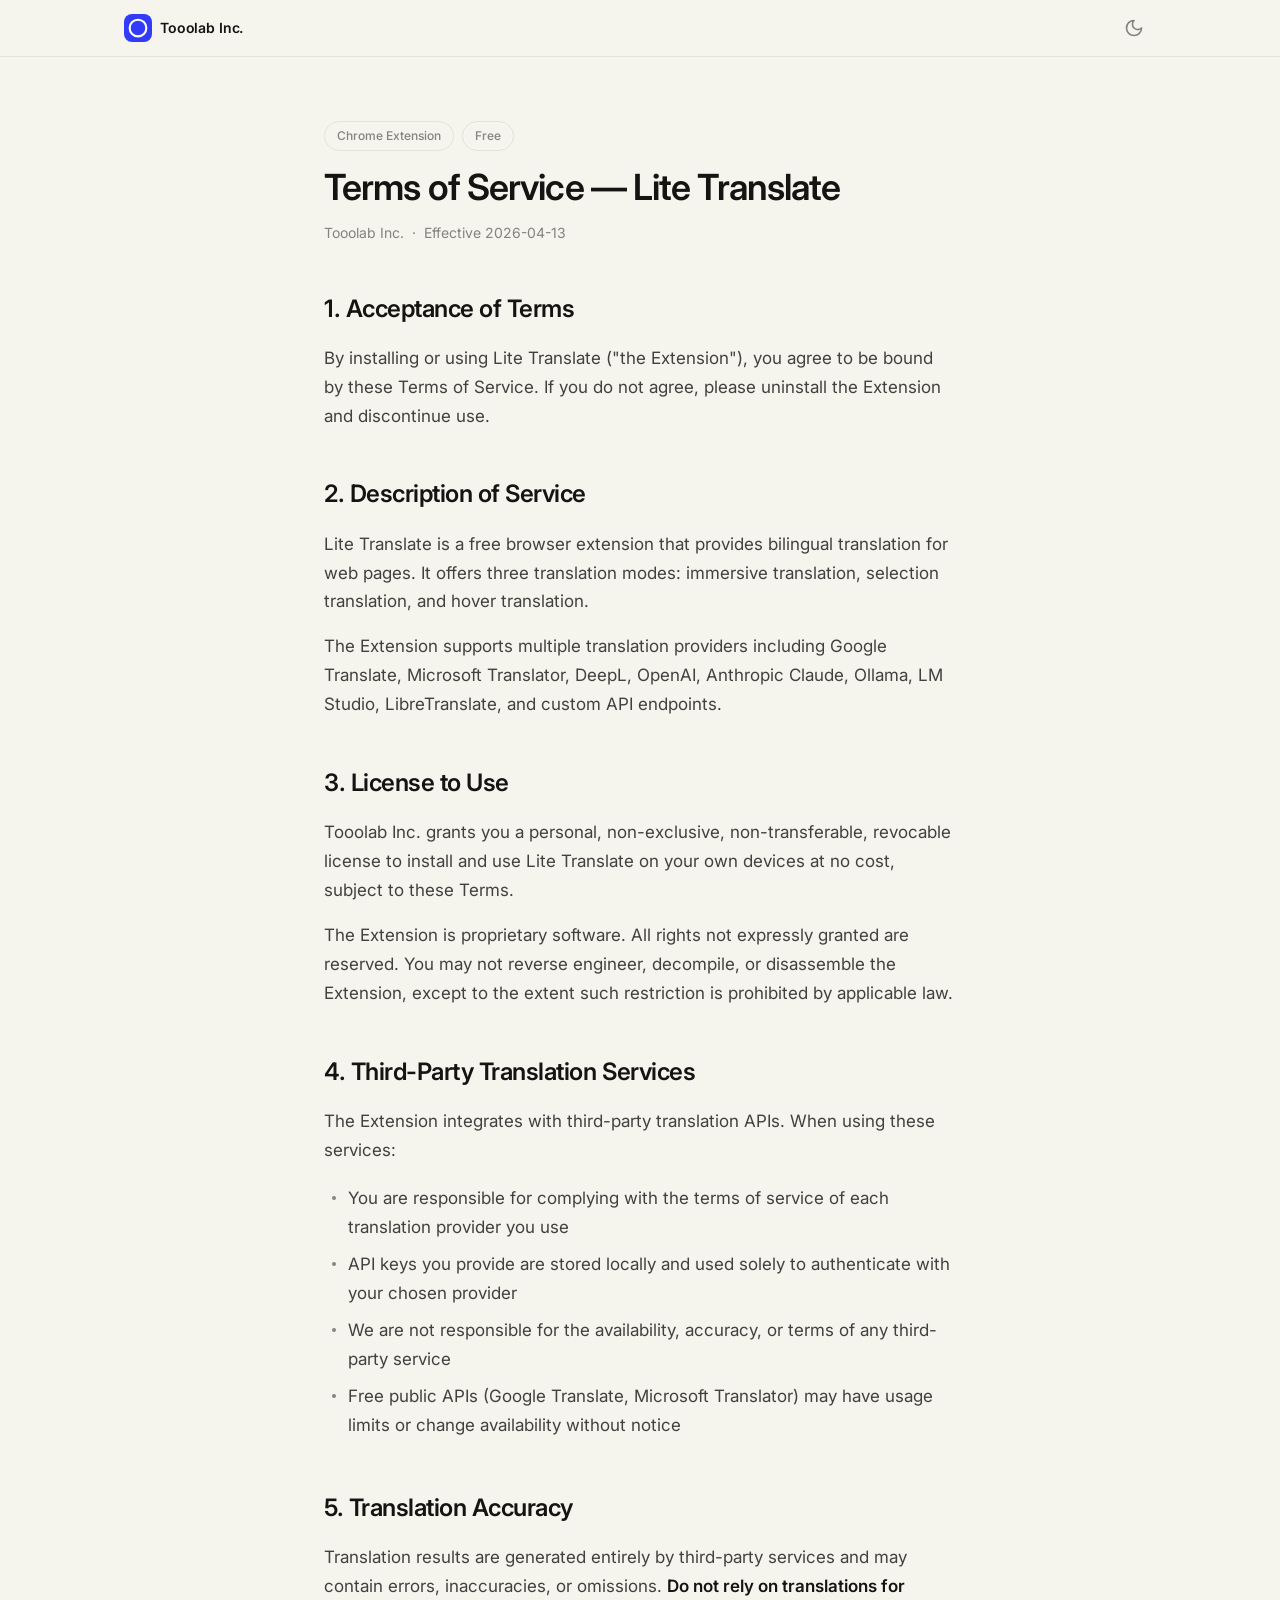
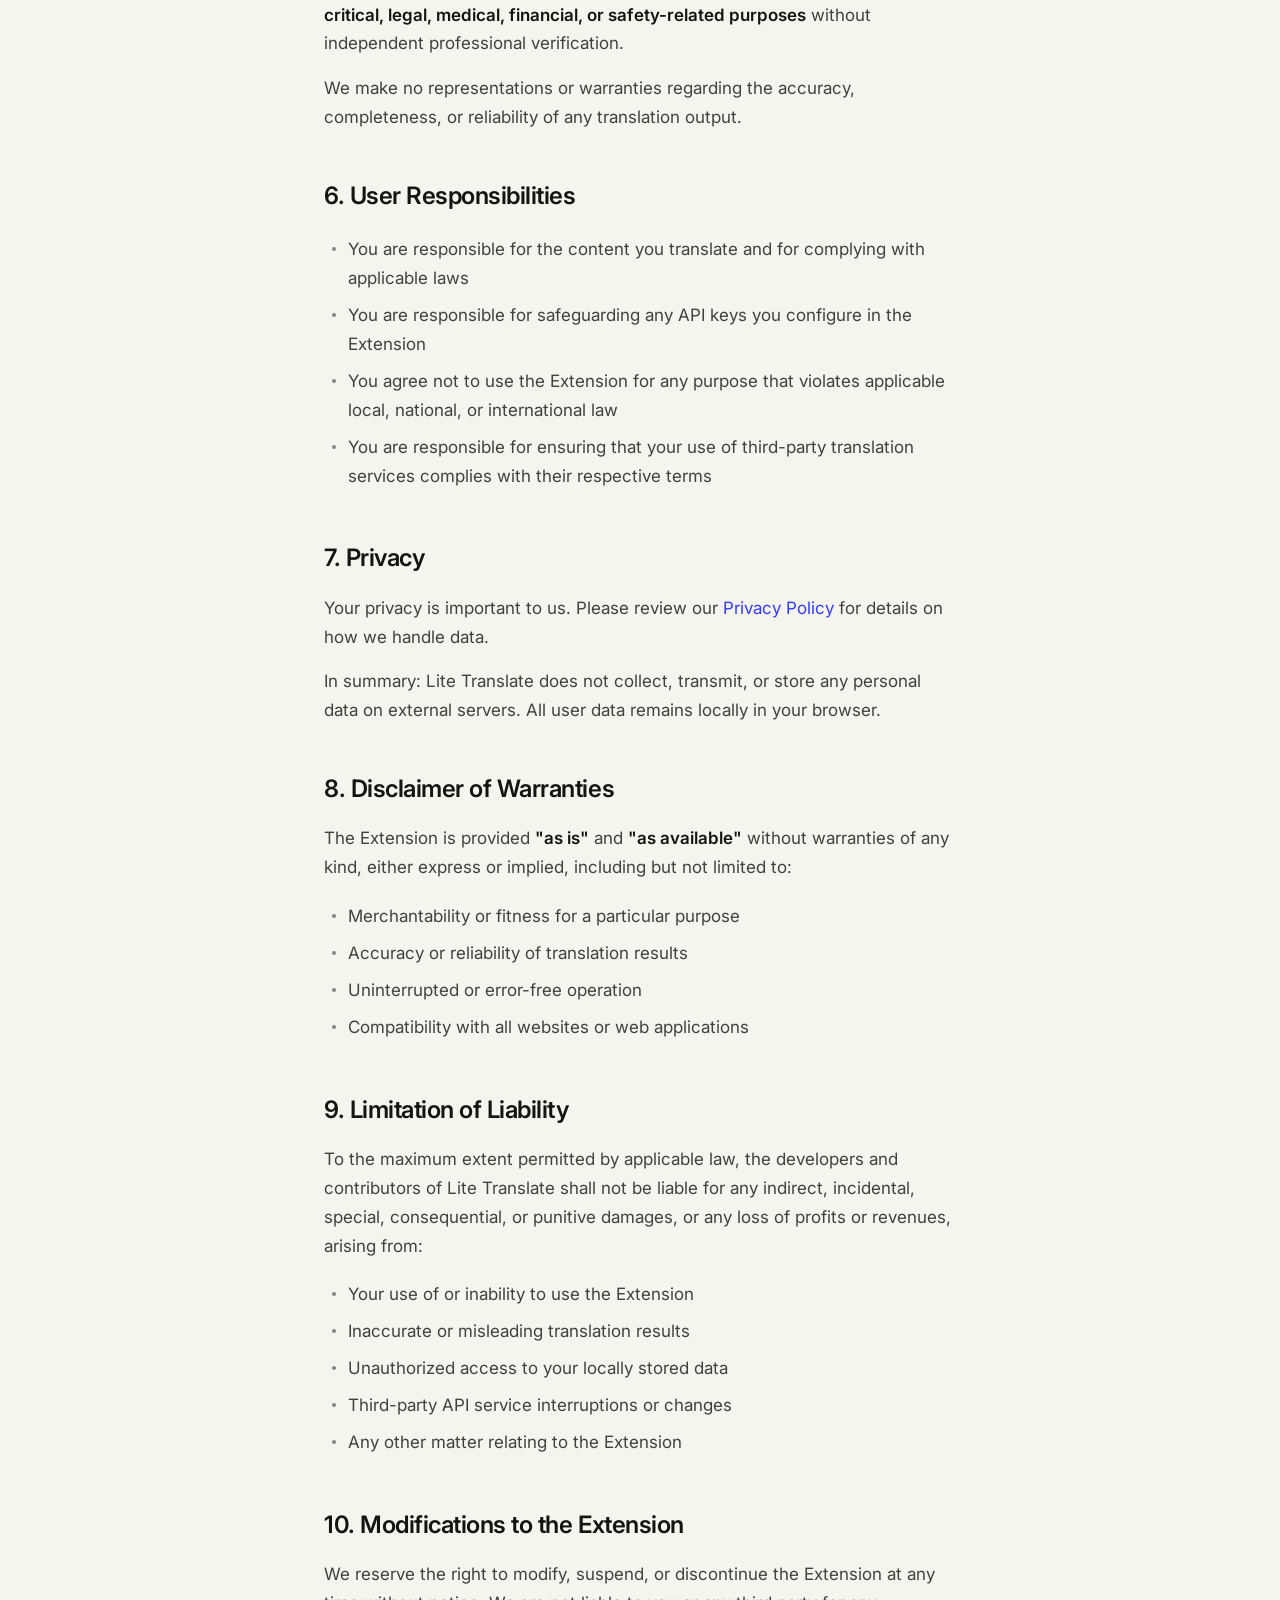
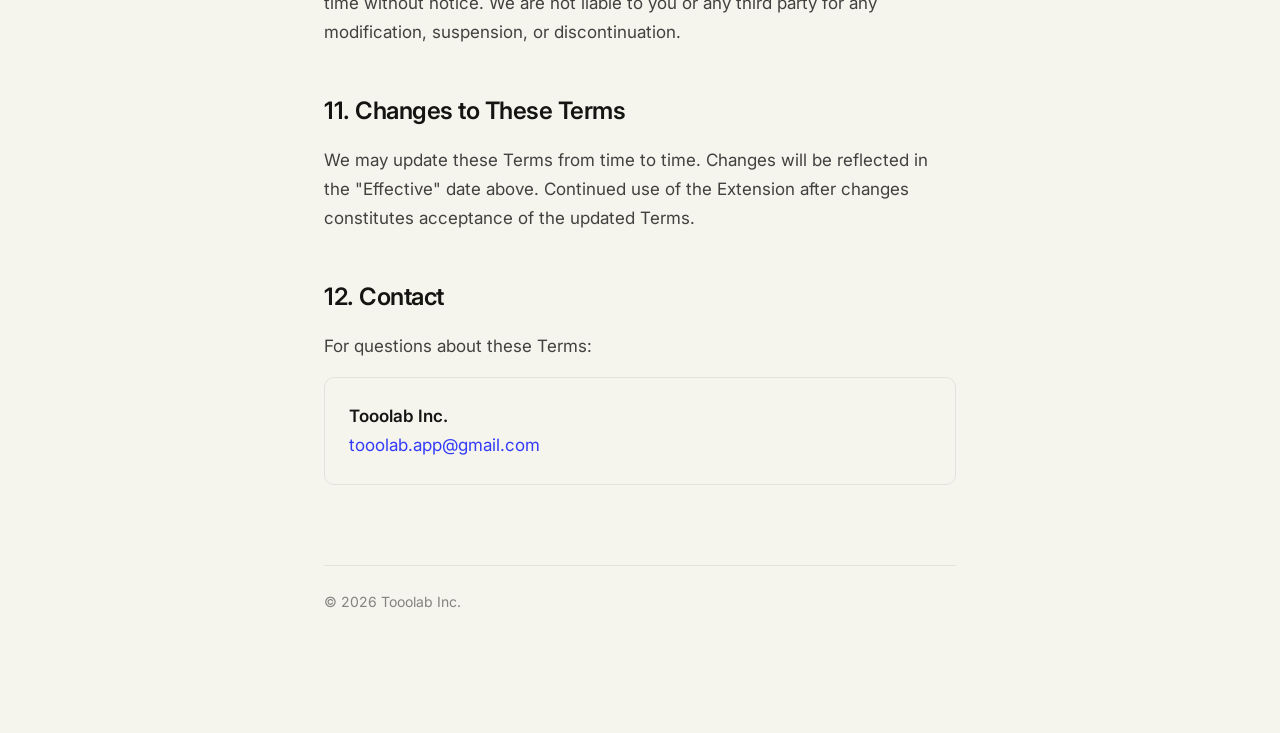
<file: lite-translate/terms.html>
<!DOCTYPE html>
<html lang="en">
<head>
  <meta charset="UTF-8" />
  <meta name="viewport" content="width=device-width, initial-scale=1.0" />
  <meta name="description" content="Terms of Service for Lite Translate by Tooolab Inc.." />
  <meta property="og:title" content="Terms of Service — Lite Translate" />
  <meta property="og:description" content="Rules and conditions governing the use of Lite Translate browser extension." />
  <meta property="og:type" content="website" />
  <link rel="icon" type="image/svg+xml" href="../favicon.svg" />
  <link rel="canonical" href="https://tooolab.github.io/legal/lite-translate/terms.html" />
  <title>Terms of Service — Lite Translate</title>
  <link rel="preconnect" href="https://fonts.googleapis.com" />
  <link href="https://fonts.googleapis.com/css2?family=Inter:wght@400;500;600&display=swap" rel="stylesheet" />
  <link rel="stylesheet" href="../shared.css" />
  <script>!function(){var t=localStorage.getItem('theme'),d=t==='dark'||(!t&&matchMedia('(prefers-color-scheme:dark)').matches);document.documentElement.classList.toggle('dark',d);document.documentElement.classList.toggle('light',!d&&!!t)}()</script>
</head>
<body>
  <noscript><div class="noscript-bar">Theme switching requires JavaScript.</div></noscript>
  <header class="site-header">
    <div class="site-header-inner">
      <a class="logo" href="../"><div class="logo-icon"><svg xmlns="http://www.w3.org/2000/svg" width="20" height="20" viewBox="0 0 24 24" fill="none" stroke="currentColor" stroke-width="2.5" stroke-linecap="round" stroke-linejoin="round"><circle cx="12" cy="12" r="10"/></svg></div><span class="logo-text">Tooolab Inc.</span></a>
      <button class="icon-btn" data-theme-toggle aria-label="Toggle theme"></button>
    </div>
  </header>

  <main class="page">
    <div class="doc-header">
      <div class="tags">
        <span class="tag">Chrome Extension</span>
        <span class="tag">Free</span>
      </div>
      <h1>Terms of Service &mdash; Lite Translate</h1>
      <div class="doc-meta"><span>Tooolab Inc.</span><span>Effective 2026-04-13</span></div>
    </div>

    <div class="section" id="acceptance">
      <h2>1. Acceptance of Terms</h2>
      <p>By installing or using Lite Translate ("the Extension"), you agree to be bound by these Terms of Service. If you do not agree, please uninstall the Extension and discontinue use.</p>
    </div>

    <div class="section" id="description">
      <h2>2. Description of Service</h2>
      <p>Lite Translate is a free browser extension that provides bilingual translation for web pages. It offers three translation modes: immersive translation, selection translation, and hover translation.</p>
      <p>The Extension supports multiple translation providers including Google Translate, Microsoft Translator, DeepL, OpenAI, Anthropic Claude, Ollama, LM Studio, LibreTranslate, and custom API endpoints.</p>
    </div>

    <div class="section" id="license">
      <h2>3. License to Use</h2>
      <p>Tooolab Inc. grants you a personal, non-exclusive, non-transferable, revocable license to install and use Lite Translate on your own devices at no cost, subject to these Terms.</p>
      <p>The Extension is proprietary software. All rights not expressly granted are reserved. You may not reverse engineer, decompile, or disassemble the Extension, except to the extent such restriction is prohibited by applicable law.</p>
    </div>

    <div class="section" id="third-party">
      <h2>4. Third-Party Translation Services</h2>
      <p>The Extension integrates with third-party translation APIs. When using these services:</p>
      <ul>
        <li>You are responsible for complying with the terms of service of each translation provider you use</li>
        <li>API keys you provide are stored locally and used solely to authenticate with your chosen provider</li>
        <li>We are not responsible for the availability, accuracy, or terms of any third-party service</li>
        <li>Free public APIs (Google Translate, Microsoft Translator) may have usage limits or change availability without notice</li>
      </ul>
    </div>

    <div class="section" id="translation-accuracy">
      <h2>5. Translation Accuracy</h2>
      <p>Translation results are generated entirely by third-party services and may contain errors, inaccuracies, or omissions. <strong>Do not rely on translations for critical, legal, medical, financial, or safety-related purposes</strong> without independent professional verification.</p>
      <p>We make no representations or warranties regarding the accuracy, completeness, or reliability of any translation output.</p>
    </div>

    <div class="section" id="user-responsibilities">
      <h2>6. User Responsibilities</h2>
      <ul>
        <li>You are responsible for the content you translate and for complying with applicable laws</li>
        <li>You are responsible for safeguarding any API keys you configure in the Extension</li>
        <li>You agree not to use the Extension for any purpose that violates applicable local, national, or international law</li>
        <li>You are responsible for ensuring that your use of third-party translation services complies with their respective terms</li>
      </ul>
    </div>

    <div class="section" id="privacy">
      <h2>7. Privacy</h2>
      <p>Your privacy is important to us. Please review our <a href="./privacy.html">Privacy Policy</a> for details on how we handle data.</p>
      <p>In summary: Lite Translate does not collect, transmit, or store any personal data on external servers. All user data remains locally in your browser.</p>
    </div>

    <div class="section" id="disclaimer">
      <h2>8. Disclaimer of Warranties</h2>
      <p>The Extension is provided <strong>"as is"</strong> and <strong>"as available"</strong> without warranties of any kind, either express or implied, including but not limited to:</p>
      <ul>
        <li>Merchantability or fitness for a particular purpose</li>
        <li>Accuracy or reliability of translation results</li>
        <li>Uninterrupted or error-free operation</li>
        <li>Compatibility with all websites or web applications</li>
      </ul>
    </div>

    <div class="section" id="liability">
      <h2>9. Limitation of Liability</h2>
      <p>To the maximum extent permitted by applicable law, the developers and contributors of Lite Translate shall not be liable for any indirect, incidental, special, consequential, or punitive damages, or any loss of profits or revenues, arising from:</p>
      <ul>
        <li>Your use of or inability to use the Extension</li>
        <li>Inaccurate or misleading translation results</li>
        <li>Unauthorized access to your locally stored data</li>
        <li>Third-party API service interruptions or changes</li>
        <li>Any other matter relating to the Extension</li>
      </ul>
    </div>

    <div class="section" id="modifications">
      <h2>10. Modifications to the Extension</h2>
      <p>We reserve the right to modify, suspend, or discontinue the Extension at any time without notice. We are not liable to you or any third party for any modification, suspension, or discontinuation.</p>
    </div>

    <div class="section" id="changes">
      <h2>11. Changes to These Terms</h2>
      <p>We may update these Terms from time to time. Changes will be reflected in the "Effective" date above. Continued use of the Extension after changes constitutes acceptance of the updated Terms.</p>
    </div>

    <div class="section" id="contact">
      <h2>12. Contact</h2>
      <p>For questions about these Terms:</p>
      <div class="contact-box">
        <p><strong>Tooolab Inc.</strong><br /><a href="mailto:tooolab.app@gmail.com">tooolab.app@gmail.com</a></p>
      </div>
    </div>

    <footer><p>&copy; 2026 Tooolab Inc.</p></footer>
  </main>
  <script src="../app.js"></script>
</body>
</html>
</file>
<file: shared.css>
/* ── Legal Pages — Design Tokens ── */

:root {
  --ink: 20 20 19;

  --background: #f5f4ed;
  --foreground: #3d3c38;
  --foreground: rgb(var(--ink));
  --card: #f0efe7;
  --card: rgb(var(--ink) / 0.02);
  --primary: #333BFA;
  --primary-foreground: #ffffff;
  --muted: #eae9e1;
  --muted: rgb(var(--ink) / 0.04);
  --muted-foreground: #87867f;
  --muted-foreground: rgb(var(--ink) / 0.5);
  --accent: #eae9e1;
  --accent: rgb(var(--ink) / 0.04);
  --accent-foreground: #3d3c38;
  --accent-foreground: rgb(var(--ink));
  --destructive: #b53333;
  --success: #10B981;
  --border: #e0dfd7;
  --border: rgb(var(--ink) / 0.08);
  --ring: #333BFA;
  --text-body: #4d4c48;
  --text-body: rgb(var(--ink) / 0.8);

  --radius: 0.625rem;
  --font: "Inter", system-ui, -apple-system, sans-serif;
}

/* ── Dark theme ── */
.dark {
  --ink: 240 238 230;

  --background: #141413;
  --foreground: #d4d2ca;
  --foreground: rgb(var(--ink));
  --card: #191918;
  --card: rgb(var(--ink) / 0.02);
  --primary: #6B71FF;
  --primary-foreground: #141413;
  --muted: #1e1e1c;
  --muted: rgb(var(--ink) / 0.04);
  --muted-foreground: #87867f;
  --muted-foreground: rgb(var(--ink) / 0.5);
  --accent: #1e1e1c;
  --accent: rgb(var(--ink) / 0.04);
  --accent-foreground: #d4d2ca;
  --accent-foreground: rgb(var(--ink));
  --destructive: #e05252;
  --success: #34d399;
  --border: #2a2a28;
  --border: rgb(var(--ink) / 0.08);
  --ring: #6B71FF;
  --text-body: #bfbdb6;
  --text-body: rgb(var(--ink) / 0.8);
}

/* ── No-JS fallback ── */
@media (prefers-color-scheme: dark) {
  :root:not(.light) {
    --ink: 240 238 230;
    --background: #141413;
    --foreground: #d4d2ca;
    --foreground: rgb(var(--ink));
    --card: #191918;
    --card: rgb(var(--ink) / 0.02);
    --primary: #6B71FF;
    --primary-foreground: #141413;
    --muted: #1e1e1c;
    --muted: rgb(var(--ink) / 0.04);
    --muted-foreground: #87867f;
    --muted-foreground: rgb(var(--ink) / 0.5);
    --accent: #1e1e1c;
    --accent: rgb(var(--ink) / 0.04);
    --accent-foreground: #d4d2ca;
    --accent-foreground: rgb(var(--ink));
    --destructive: #e05252;
    --success: #34d399;
    --border: #2a2a28;
    --border: rgb(var(--ink) / 0.08);
    --ring: #6B71FF;
    --text-body: #bfbdb6;
    --text-body: rgb(var(--ink) / 0.8);
  }
}

/* ── Reset ── */
*, *::before, *::after { box-sizing: border-box; margin: 0; padding: 0; }
html { scroll-behavior: smooth; }

body {
  background: var(--background);
  color: var(--foreground);
  font-family: var(--font);
  font-size: 17px;
  font-weight: 400;
  line-height: 1.7;
  min-height: 100vh;
  -webkit-font-smoothing: antialiased;
}

/* ── Site header ── */
.site-header {
  position: sticky;
  top: 0;
  z-index: 50;
  background: var(--background);
  border-bottom: 1px solid var(--border);
}
@supports (color-mix(in srgb, red, blue) and (backdrop-filter: blur(1px))) {
  .site-header {
    background: color-mix(in srgb, var(--background) 85%, transparent);
    backdrop-filter: blur(12px);
    -webkit-backdrop-filter: blur(12px);
  }
}
.site-header-inner {
  max-width: 1080px;
  margin: 0 auto;
  padding: 0 24px;
  height: 56px;
  display: flex;
  align-items: center;
  justify-content: space-between;
}

/* Logo */
.logo {
  display: flex;
  align-items: center;
  gap: 8px;
  color: var(--foreground);
  text-decoration: none;
}
.logo-icon {
  width: 28px;
  height: 28px;
  background: var(--primary);
  border-radius: 8px;
  display: flex;
  align-items: center;
  justify-content: center;
}
.logo-icon svg { color: var(--primary-foreground); }
.logo-text {
  font-size: 14px;
  font-weight: 600;
  letter-spacing: -0.01em;
}

/* Header actions */
.header-actions {
  display: flex;
  align-items: center;
  gap: 8px;
}

/* Icon button — 44px touch target */
.icon-btn {
  display: inline-flex;
  align-items: center;
  justify-content: center;
  width: 44px;
  height: 44px;
  border-radius: var(--radius);
  border: none;
  background: transparent;
  color: var(--muted-foreground);
  cursor: pointer;
  transition: background 150ms, color 150ms;
}
.icon-btn:hover {
  background: var(--accent);
  color: var(--accent-foreground);
}
.icon-btn svg { width: 20px; height: 20px; }


/* ── Page ── */
main.page {
  max-width: 680px;
  margin: 0 auto;
  padding: 64px 24px 120px;
}

/* ── Document header ── */
.doc-header { margin-bottom: 48px; }
.doc-header h1 {
  font-size: 36px;
  font-weight: 600;
  letter-spacing: -0.025em;
  line-height: 1.15;
  color: var(--foreground);
  margin-bottom: 12px;
  white-space: nowrap;
}
.doc-meta {
  font-size: 14px;
  color: var(--muted-foreground);
}
.doc-meta span + span::before {
  content: '\00b7';
  margin: 0 8px;
}

/* ── Sections ── */
.section { margin-bottom: 48px; }
.section h2 {
  font-size: 24px;
  font-weight: 600;
  letter-spacing: -0.02em;
  line-height: 1.3;
  color: var(--foreground);
  margin-bottom: 20px;
}
.section h3 {
  font-size: 19px;
  font-weight: 600;
  letter-spacing: -0.01em;
  line-height: 1.4;
  color: var(--foreground);
  margin-top: 32px;
  margin-bottom: 12px;
}
.section h2 + h3 { margin-top: 0; }

/* ── Typography ── */
p {
  font-size: 17px;
  line-height: 1.7;
  color: var(--text-body);
  margin-bottom: 16px;
}
p:last-child { margin-bottom: 0; }
p strong { color: var(--foreground); font-weight: 600; }

a { color: var(--primary); text-decoration: none; }
.section a:hover,
.contact-box a:hover { text-decoration: underline; }

/* ── Lists ── */
ul {
  margin: 8px 0 16px;
  padding-left: 24px;
  list-style: none;
}
ul li {
  font-size: 17px;
  line-height: 1.7;
  color: var(--text-body);
  padding: 4px 0;
  position: relative;
}
ul li::before {
  content: '';
  position: absolute;
  left: -16px;
  top: 16px;
  width: 4px;
  height: 4px;
  border-radius: 9999px;
  background: var(--muted-foreground);
}

/* ── Tables ── */
table {
  width: 100%;
  border-collapse: separate;
  border-spacing: 0;
  margin: 24px 0;
  font-size: 14px;
  border-radius: var(--radius);
  border: 1px solid var(--border);
  overflow: hidden;
}
th {
  font-size: 12px;
  font-weight: 500;
  letter-spacing: 0.04em;
  text-transform: uppercase;
  color: var(--muted-foreground);
  text-align: left;
  padding: 12px 16px;
  background: var(--card);
}
td {
  color: var(--text-body);
  padding: 12px 16px;
}
tr + tr td { border-top: 1px solid var(--border); }
td strong { color: var(--foreground); font-weight: 600; }
td a { font-size: 14px; }

/* ── Data summary ── */
.data-summary {
  margin: 32px 0;
  border-radius: var(--radius);
  border: 1px solid var(--border);
  overflow: hidden;
}
.data-summary-header {
  font-size: 12px;
  font-weight: 500;
  letter-spacing: 0.04em;
  text-transform: uppercase;
  color: var(--muted-foreground);
  padding: 12px 16px;
  background: var(--card);
}
.data-row { display: grid; grid-template-columns: 1fr 1fr 1fr; }
.data-row + .data-row { border-top: 1px solid var(--border); }
.data-cell {
  padding: 12px 16px;
  font-size: 14px;
  color: var(--text-body);
}
.data-cell strong {
  display: block;
  font-size: 14px;
  font-weight: 600;
  color: var(--foreground);
  margin-bottom: 4px;
}
.collected { color: var(--success); font-weight: 500; }
.not-collected { color: var(--muted-foreground); font-weight: 500; }

/* ── Tags ── */
.tags { display: flex; gap: 8px; flex-wrap: wrap; margin-bottom: 16px; }
.tag {
  font-size: 12px;
  font-weight: 500;
  color: var(--muted-foreground);
  padding: 4px 12px;
  border-radius: 9999px;
  border: 1px solid var(--border);
}

/* ── Contact ── */
.contact-box {
  border-radius: var(--radius);
  border: 1px solid var(--border);
  padding: 24px;
  margin-top: 16px;
}
.contact-box p { margin: 0; font-size: 17px; color: var(--text-body); }

/* ── Footer ── */
footer {
  margin-top: 80px;
  padding-top: 24px;
  border-top: 1px solid var(--border);
}
footer p { font-size: 14px; color: var(--muted-foreground); margin: 0; }

/* ── Noscript ── */
.noscript-bar {
  background: var(--card);
  padding: 8px 24px;
  font-size: 14px;
  color: var(--muted-foreground);
  text-align: center;
}

/* ── Focus ── */
:focus-visible { outline: 2px solid var(--ring); outline-offset: 2px; }

/* ── Reduced motion ── */
@media (prefers-reduced-motion: reduce) {
  *, *::before, *::after { animation-duration: 0.01ms !important; transition-duration: 0.01ms !important; }
  html { scroll-behavior: auto; }
  .site-header { backdrop-filter: none; -webkit-backdrop-filter: none; background: var(--background); }
}

/* ── Tablet (641–1024px) ── */
@media (max-width: 1024px) {
  .data-row { grid-template-columns: 1fr 1fr; }
  .data-cell:nth-child(3) { display: none; }
}

/* ── Mobile (≤640px) ── */
@media (max-width: 640px) {
  .doc-header h1 { font-size: 28px; white-space: normal; }
  .section h2 { font-size: 22px; }
  .data-row { grid-template-columns: 1fr; }
  .data-cell { display: block; }
  .data-cell:nth-child(3) { display: block; }
  .data-row:first-child { display: none; }
  .data-cell::before {
    content: attr(data-label);
    display: block;
    font-size: 12px;
    font-weight: 500;
    color: var(--muted-foreground);
    margin-bottom: 4px;
  }
  .logo-text { display: none; }
}

/* ── Print ── */
@media print {
  .site-header,
  .icon-btn,
  .lang-menu,
  .noscript-bar { display: none; }
  body { background: #fff; color: #000; font-size: 12pt; }
  main.page { max-width: 100%; padding: 0; }
  a { color: #000; }
  a[href]::after { content: " (" attr(href) ")"; font-size: 10pt; color: #666; }
  a[href^="mailto:"]::after { content: " (" attr(href) ")"; }
  a[href^="#"]::after { content: ""; }
  .contact-box, table, .data-summary { border-color: #ccc; }
  footer { border-color: #ccc; }
  .tags .tag { border-color: #ccc; color: #666; }
}
</file>
